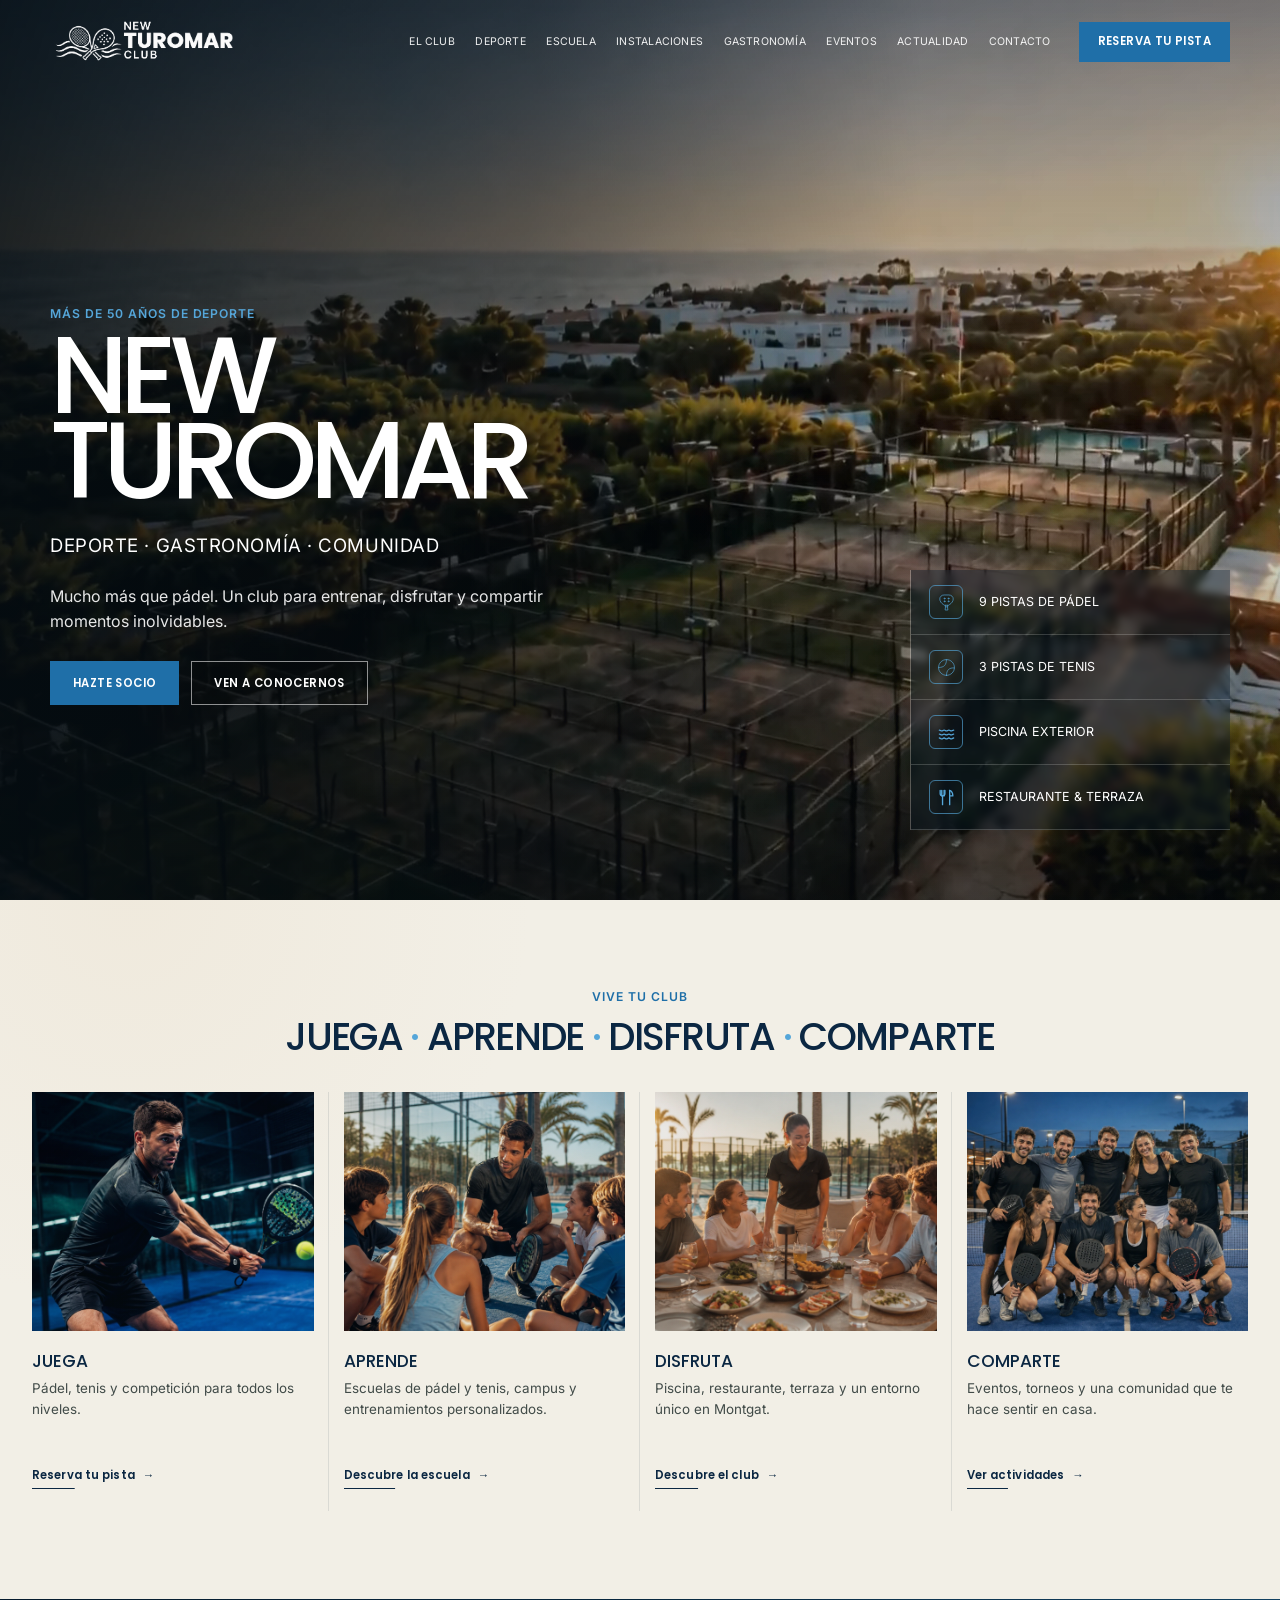
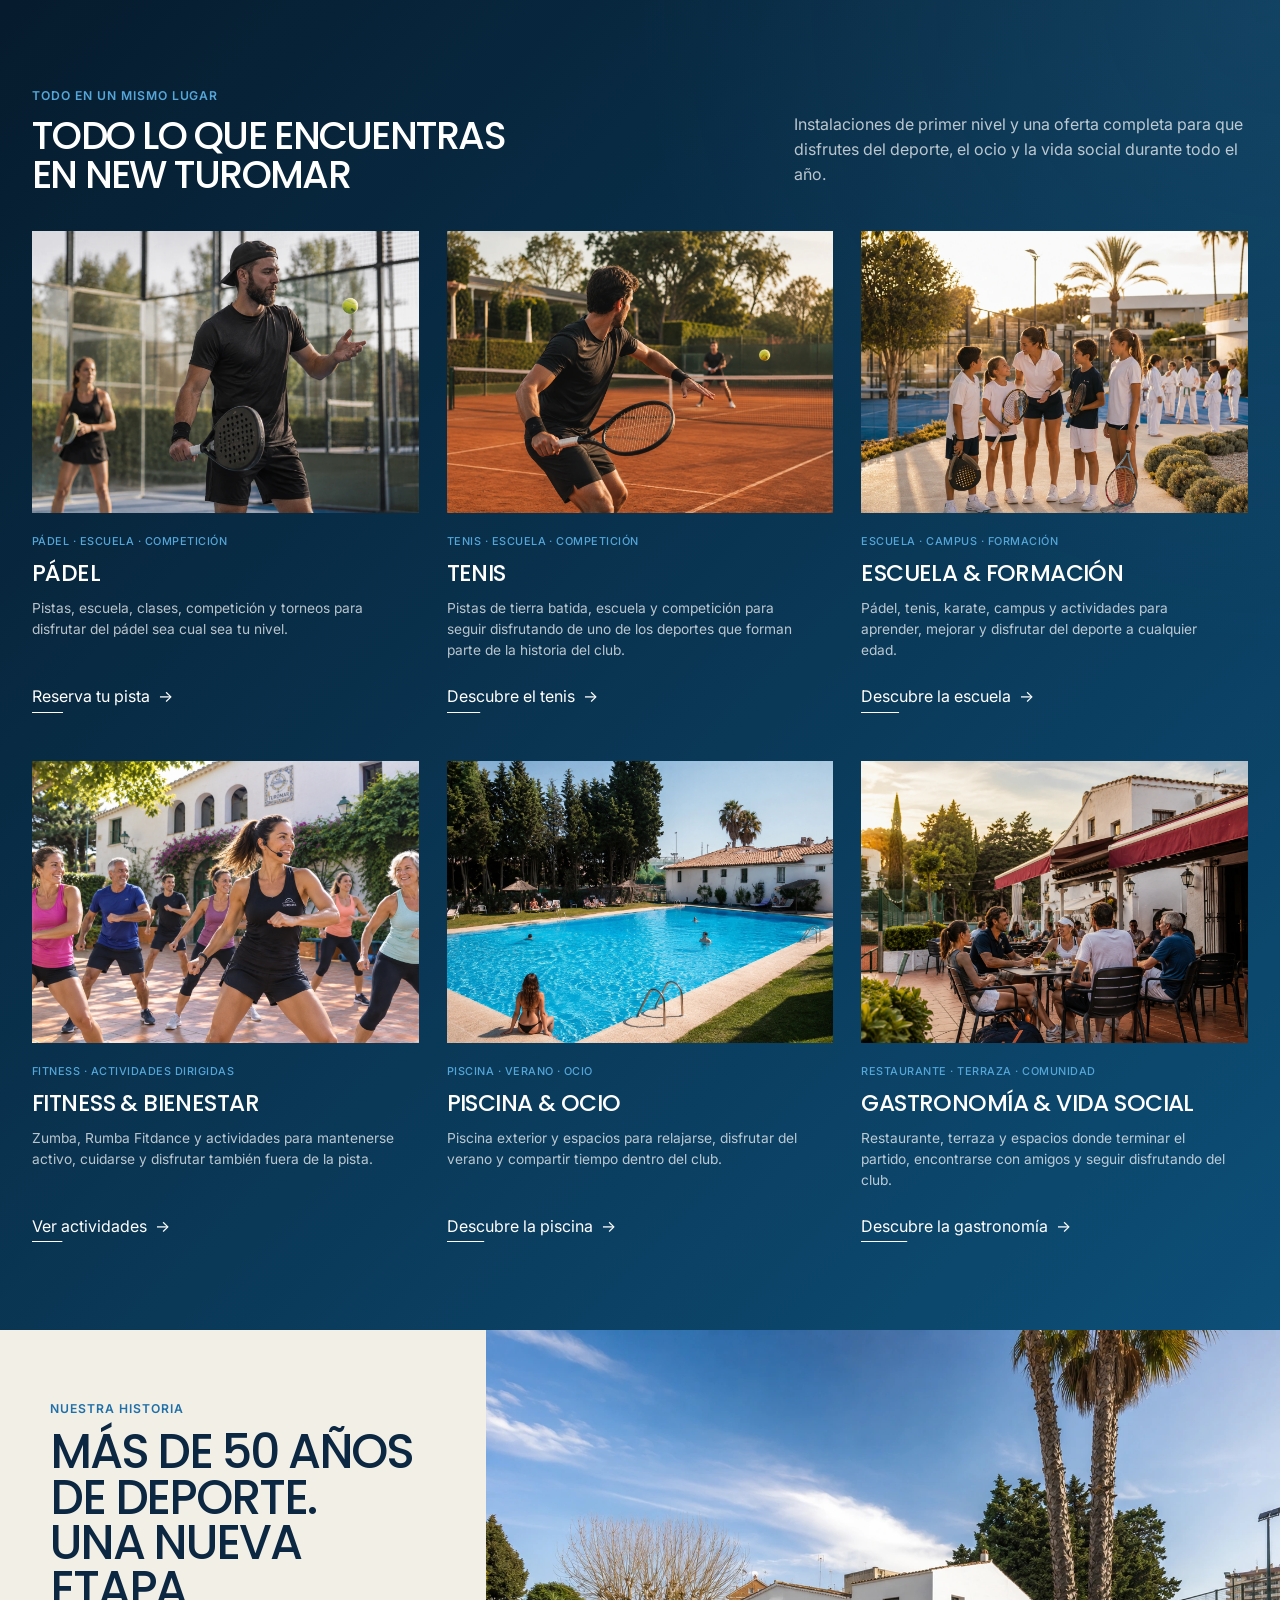
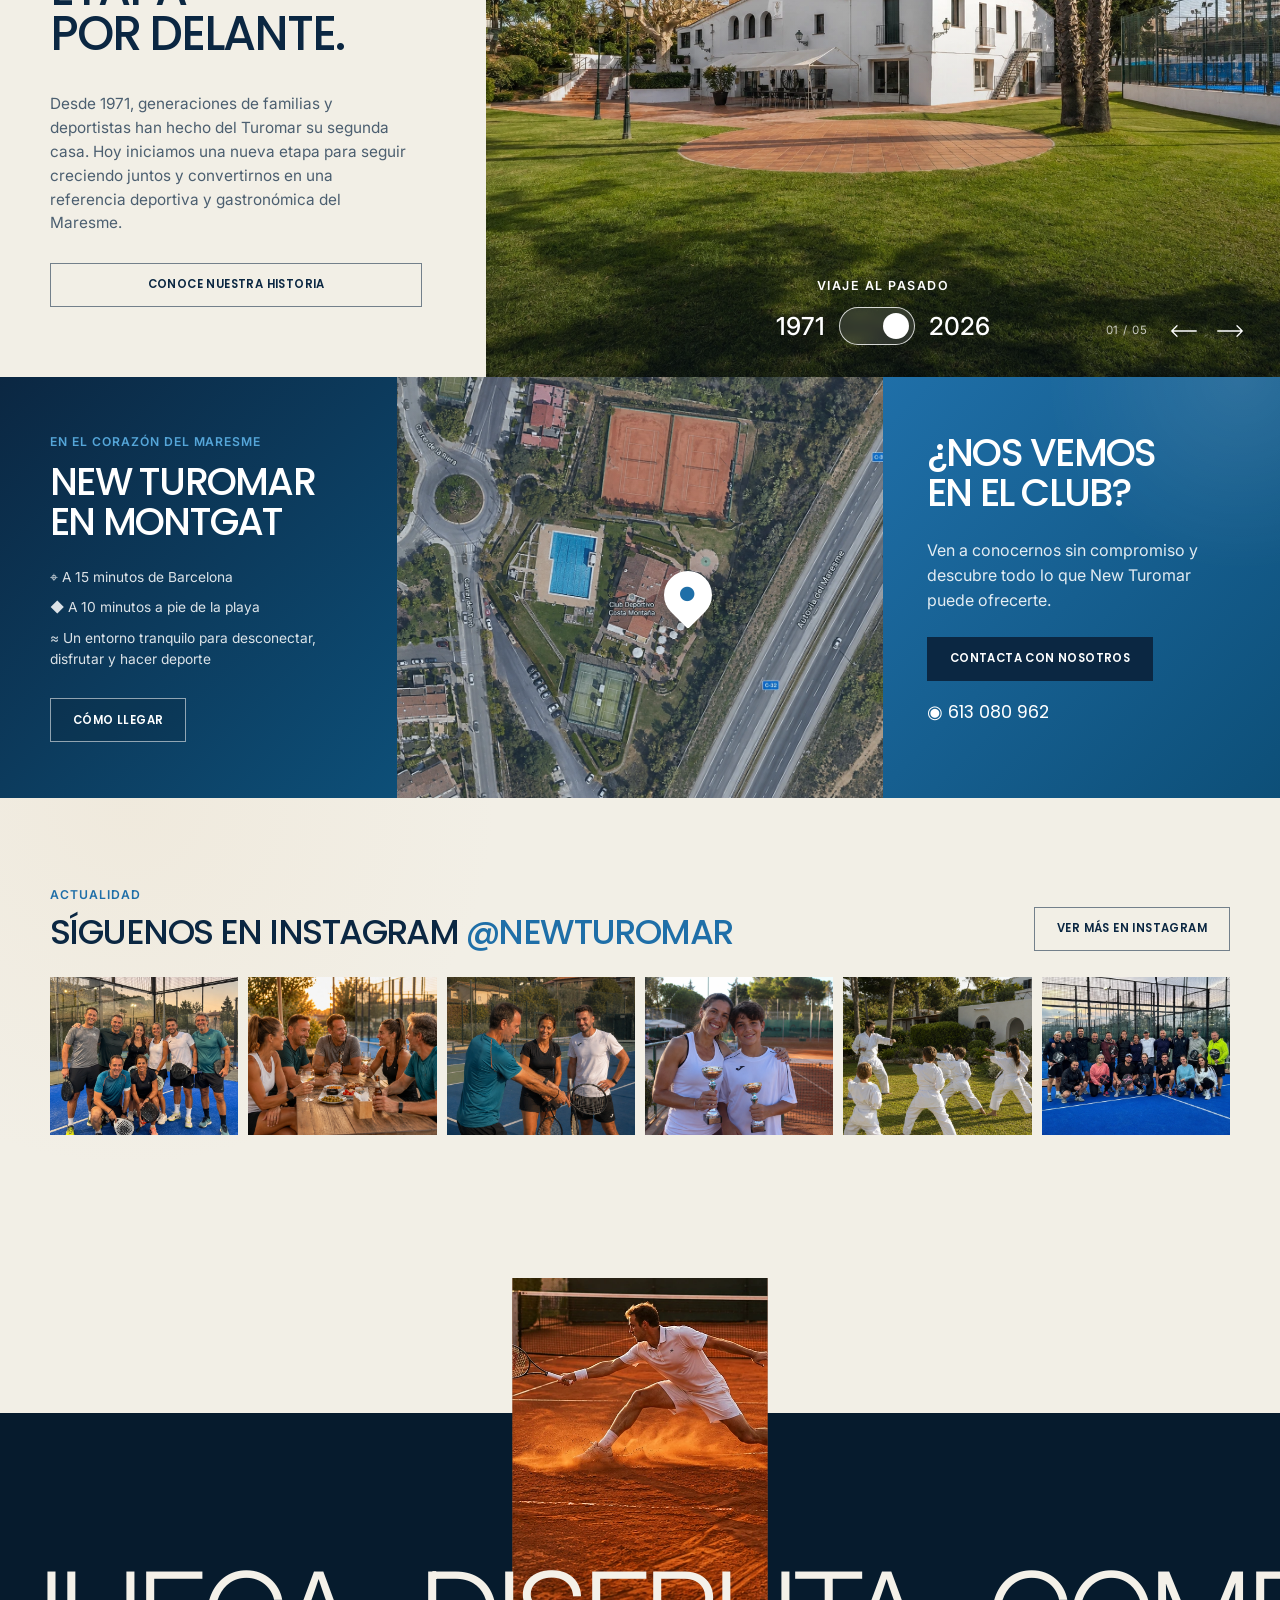
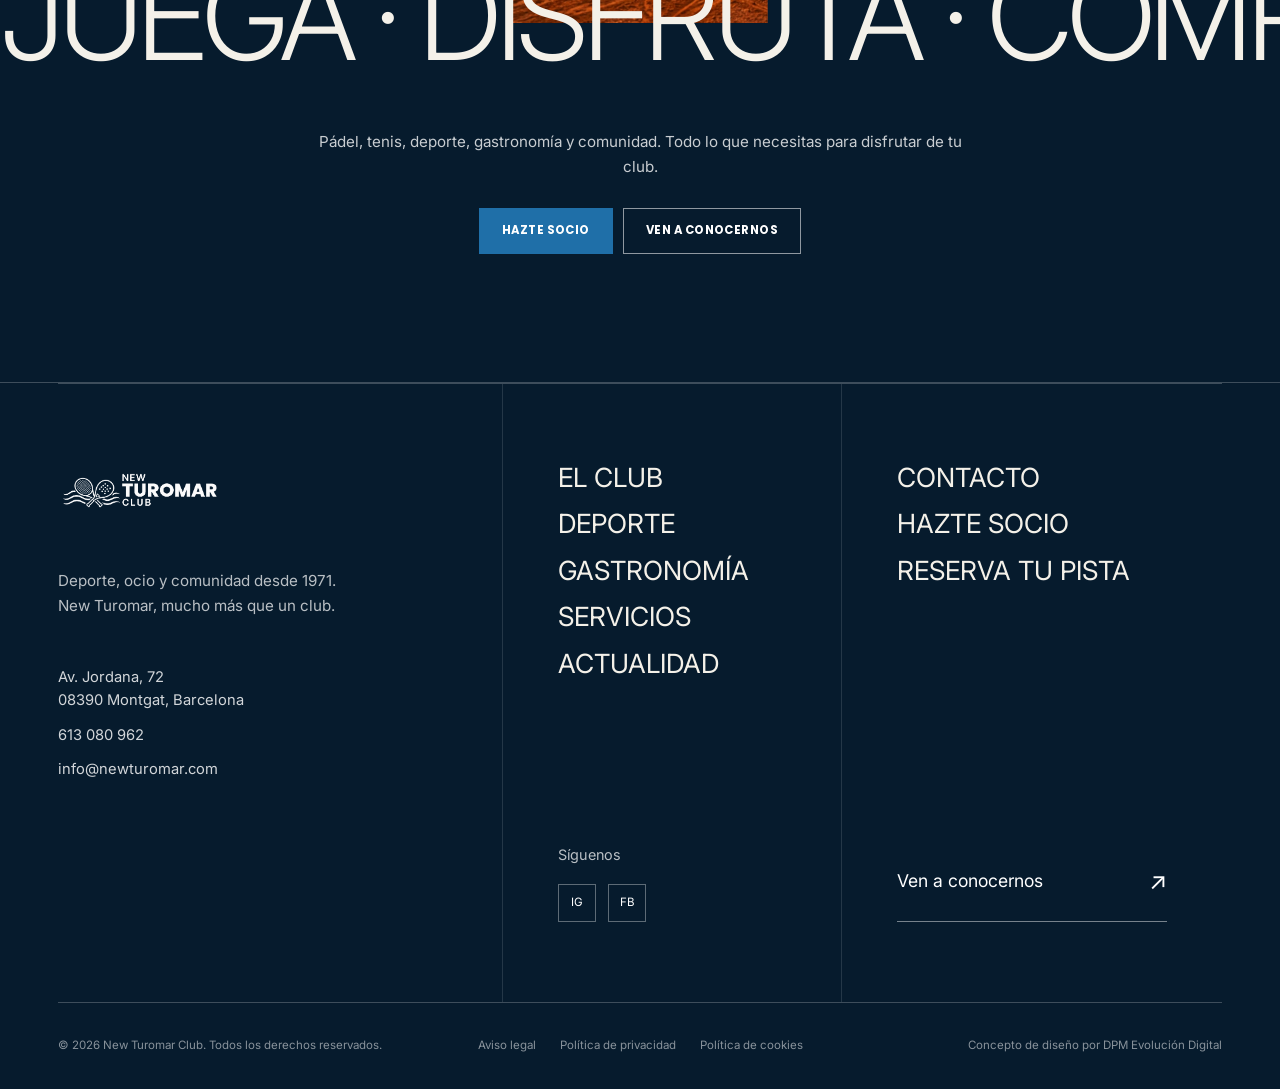
<file: index.html>
<!DOCTYPE html>
<html lang="es">
<head>
  <meta charset="UTF-8">
  <meta name="viewport" content="width=device-width, initial-scale=1.0">
  <meta name="description" content="New Turomar Club — deporte, gastronomía y comunidad en Montgat. Pádel, tenis, piscina, escuela, eventos y mucho más.">
  <title>New Turomar Club | Montgat</title>

  <link rel="preconnect" href="https://fonts.googleapis.com">
  <link rel="preconnect" href="https://fonts.gstatic.com" crossorigin>
  <link href="https://fonts.googleapis.com/css2?family=Inter:wght@400;500;600&family=Poppins:wght@500;600;700&display=swap" rel="stylesheet">
  <link rel="stylesheet" href="./css/styles.css">
</head>

<body>

  <!-- =========================================================
       HEADER
  ========================================================== -->
  <header class="site-header">
    <div class="container header-inner">

      <a class="brand" href="#inicio" aria-label="New Turomar - Inicio">
        
         <img
          src="./img/LOGO-TRANS-NEWTUROMAR.png"
          alt="New Turomar Club"
          class="header-logo"
        >

      </a>

      <!-- Menú móvil CSS-only -->
      <input class="nav-toggle" type="checkbox" id="nav-toggle" aria-label="Abrir menú">
      <label class="nav-toggle-label" for="nav-toggle" aria-hidden="true">
        <span></span>
        <span></span>
        <span></span>
      </label>

      <nav class="main-nav" aria-label="Navegación principal">
        <a href="#club">El club</a>
        <a href="#deporte">Deporte</a>
        <a href="#escuela">Escuela</a>
        <a href="#instalaciones">Instalaciones</a>
        <a href="#gastronomia">Gastronomía</a>
        <a href="#eventos">Eventos</a>
        <a href="#actualidad">Actualidad</a>
        <a href="#contacto">Contacto</a>
      </nav>

      <a class="btn btn-primary header-cta" href="#contacto">Reserva tu pista</a>
    </div>
  </header>


  <main>

    <!-- =========================================================
         HERO
    ========================================================== -->
    <section class="hero" id="inicio">
      
      <video
        class="hero-video"
        autoplay
        muted
        loop
        playsinline
        preload="metadata"
        poster="img/hero-turomar.webp"
        aria-hidden="true"
      >
        <source src="video/hero-turomar.webm" type="video/mp4">
      </video>
      
      <div class="hero-overlay"></div>

      <div class="container hero-inner">
        <div class="hero-copy">
          <p class="eyebrow">Más de 50 años de deporte</p>

          <h1>
            <span>NEW</span>
            <span>TUROMAR</span>
          </h1>

          <p class="hero-kicker">DEPORTE · GASTRONOMÍA · COMUNIDAD</p>

          <p class="hero-text">
            Mucho más que pádel. Un club para entrenar, disfrutar y compartir
            momentos inolvidables.
          </p>

          <div class="hero-actions">
            <a class="btn btn-primary" href="#contacto">Hazte socio</a>
            <a class="btn btn-outline-light" href="#club">Ven a conocernos</a>
          </div>
        </div>

        <aside class="hero-facts" aria-label="Instalaciones principales">

        <!-- PÁDEL -->
        <div class="fact">
          <span class="fact-icon">
            <svg viewBox="0 0 48 48" aria-hidden="true" xmlns="http://www.w3.org/2000/svg">
  
              <!-- Cabeza de la pala -->
              <path d="
                M17 5
                C11.5 5 7 9.5 7 15
                C7 20.5 10.5 25.5 16 29
                L19 31
                L29 31
                L32 29
                C37.5 25.5 41 20.5 41 15
                C41 9.5 36.5 5 31 5
                Z
              "/>

              <!-- Cuello -->
              <path d="M21 31 L21 35 L27 35 L27 31"/>

              <!-- Mango -->
              <path d="M21.5 35 L20.5 43 L27.5 43 L26.5 35"/>

              <!-- Agujeros -->
              <circle cx="19" cy="14" r="1.3"/>
              <circle cx="29" cy="14" r="1.3"/>
              <circle cx="19" cy="21" r="1.3"/>
              <circle cx="29" cy="21" r="1.3"/>

            </svg>
          </span>
          <span>9 pistas de pádel</span>
        </div>

        <!-- TENIS -->
        <div class="fact">
          <span class="fact-icon">
            <svg viewBox="0 0 48 48" aria-hidden="true" xmlns="http://www.w3.org/2000/svg">
              <path d="M24 44C35.0457 44 44 35.0457 44 24C44 12.9543 35.0457 4 24 4C12.9543 4 4 12.9543 4 24C4 35.0457 12.9543 44 24 44Z" />
              <path d="M24 4C23.8991 10.6682 22.2619 15.6696 19.0884 19.0044C15.9148 22.3391 10.8853 24.0071 4 24.0083" />
              <path d="M43.9682 25.0052C37.4557 24.5585 32.4795 25.9505 29.0395 29.1812C25.5994 32.4119 23.9206 37.3515 24.0029 43.9999" />
            </svg>
          </span>
          <span>3 pistas de tenis</span>
        </div>

        <!-- PISCINA -->
        <div class="fact">
          <span class="fact-icon">
            <svg viewBox="0 0 24 24" aria-hidden="true">
              <path d="M3 9c1.5 0 1.5 1 3 1s1.5-1 3-1 1.5 1 3 1 1.5-1 3-1 1.5 1 3 1 1.5-1 3-1"/>
              <path d="M3 14c1.5 0 1.5 1 3 1s1.5-1 3-1 1.5 1 3 1 1.5-1 3-1 1.5 1 3 1 1.5-1 3-1"/>
              <path d="M3 19c1.5 0 1.5 1 3 1s1.5-1 3-1 1.5 1 3 1 1.5-1 3-1 1.5 1 3 1 1.5-1 3-1"/>
            </svg>
          </span>
          <span>Piscina exterior</span>
        </div>

        <!-- GASTRONOMÍA -->
        <div class="fact">
          <span class="fact-icon">
            <svg viewBox="0 0 24 24" aria-hidden="true">
              <path d="M6 3v7"/>
              <path d="M9 3v7"/>
              <path d="M4 3v4c0 2 1 3 3 3s3-1 3-3V3"/>
              <path d="M7 10v11"/>
              <path d="M16 3v18"/>
              <path d="M16 3c3 1 4 4 4 7h-4"/>
            </svg>
          </span>
          <span>Restaurante & terraza</span>
        </div>

      </aside>
        


      </div>
    </section>


    <!-- =========================================================
         VIVE TU CLUB
    ========================================================== -->
    <section class="section section-light experience" id="club">
      <div class="container">

        <header class="section-heading centered">
          <p class="eyebrow muted">Vive tu club</p>
          <h2>JUEGA <em>·</em> APRENDE <em>·</em> DISFRUTA <em>·</em> COMPARTE</h2>
        </header>

        <div class="card-grid card-grid-4">
          <article class="feature-card">
            <div class="feature-media img-juega" role="img" aria-label="Jugador de pádel"></div>
            <div class="feature-card-body">
              
              <h3>Juega</h3>
              <p>Pádel, tenis y competición para todos los niveles.</p>
              <a class="text-link" href="#deporte">Reserva tu pista <span>→</span></a>
            </div>
          </article>

          <article class="feature-card">
            <div class="feature-media img-aprende" role="img" aria-label="Escuela deportiva"></div>
            <div class="feature-card-body">
              
              <h3>Aprende</h3>
              <p>Escuelas de pádel y tenis, campus y entrenamientos personalizados.</p>
              <a class="text-link" href="#escuela">Descubre la escuela <span>→</span></a>
            </div>
          </article>

          <article class="feature-card">
            <div class="feature-media img-disfruta" role="img" aria-label="Gastronomía y terraza"></div>
            <div class="feature-card-body">
              
              <h3>Disfruta</h3>
              <p>Piscina, restaurante, terraza y un entorno único en Montgat.</p>
              <a class="text-link" href="#gastronomia">Descubre el club <span>→</span></a>
            </div>
          </article>

          <article class="feature-card">
            <div class="feature-media img-comparte" role="img" aria-label="Comunidad del club"></div>
            <div class="feature-card-body">
              
              <h3>Comparte</h3>
              <p>Eventos, torneos y una comunidad que te hace sentir en casa.</p>
              <a class="text-link" href="#eventos">Ver actividades <span>→</span></a>
            </div>
          </article>
        </div>

      </div>
    </section>


    <!-- =========================================================
         TODO EN UN MISMO LUGAR
    ========================================================== -->
    <section class="section section-dark facilities" id="instalaciones">
      <div class="container">

        <div class="section-heading split-heading">
          <div>
            <p class="eyebrow">Todo en un mismo lugar</p>
            <h2>TODO LO QUE ENCUENTRAS<br>EN NEW TUROMAR</h2>
          </div>
          <p>
            Instalaciones de primer nivel y una oferta completa para que
            disfrutes del deporte, el ocio y la vida social durante todo el año.
          </p>
        </div>

        <div class="facility-grid">

          

            <!-- PÁDEL -->
            <article class="facility-card" id="deporte">
              <div
                class="facility-media img-padel"
                role="img"
                aria-label="Pistas de pádel de New Turomar">
              </div>

              <div class="facility-body">
                <p class="facility-meta">PÁDEL · ESCUELA · COMPETICIÓN</p>

                <h3>Pádel</h3>

                <p>
                  Pistas, escuela, clases, competición y torneos
                  para disfrutar del pádel sea cual sea tu nivel.
                </p>

                <a class="facility-link" href="#">
                  Reserva tu pista <span>→</span>
                </a>
              </div>
            </article>


            <!-- TENIS -->
            <article class="facility-card">
              <div
                class="facility-media img-tenis"
                role="img"
                aria-label="Pistas de tenis de New Turomar">
              </div>

              <div class="facility-body">
                <p class="facility-meta">TENIS · ESCUELA · COMPETICIÓN</p>

                <h3>Tenis</h3>

                <p>
                  Pistas de tierra batida, escuela y competición
                  para seguir disfrutando de uno de los deportes
                  que forman parte de la historia del club.
                </p>

                <a class="facility-link" href="#">
                  Descubre el tenis <span>→</span>
                </a>
              </div>
            </article>


            <!-- ESCUELA & FORMACIÓN -->
            <article class="facility-card" id="escuela">
              <div
                class="facility-media img-escuela"
                role="img"
                aria-label="Escuela y formación deportiva de New Turomar">
              </div>

              <div class="facility-body">
                <p class="facility-meta">ESCUELA · CAMPUS · FORMACIÓN</p>

                <h3>Escuela & formación</h3>

                <p>
                  Pádel, tenis, karate, campus y actividades
                  para aprender, mejorar y disfrutar del deporte
                  a cualquier edad.
                </p>

                <a class="facility-link" href="#">
                  Descubre la escuela <span>→</span>
                </a>
              </div>
            </article>


            <!-- FITNESS & BIENESTAR -->
            <article class="facility-card">
              <div
                class="facility-media img-fitness"
                role="img"
                aria-label="Fitness y actividades dirigidas en New Turomar">
              </div>

              <div class="facility-body">
                <p class="facility-meta">FITNESS · ACTIVIDADES DIRIGIDAS</p>

                <h3>Fitness & bienestar</h3>

                <p>
                  Zumba, Rumba Fitdance y actividades para
                  mantenerse activo, cuidarse y disfrutar
                  también fuera de la pista.
                </p>

                <a class="facility-link" href="#">
                  Ver actividades <span>→</span>
                </a>
              </div>
            </article>


            <!-- PISCINA & OCIO -->
            <article class="facility-card">
              <div
                class="facility-media img-piscina"
                role="img"
                aria-label="Piscina exterior de New Turomar">
              </div>

              <div class="facility-body">
                <p class="facility-meta">PISCINA · VERANO · OCIO</p>

                <h3>Piscina & ocio</h3>

                <p>
                  Piscina exterior y espacios para relajarse,
                  disfrutar del verano y compartir tiempo
                  dentro del club.
                </p>

                <a class="facility-link" href="#">
                  Descubre la piscina <span>→</span>
                </a>
              </div>
            </article>


            <!-- GASTRONOMÍA & VIDA SOCIAL -->
            <article class="facility-card" id="gastronomia">
              <div
                class="facility-media img-gastro"
                role="img"
                aria-label="Restaurante y terraza de New Turomar">
              </div>

              <div class="facility-body">
                <p class="facility-meta">RESTAURANTE · TERRAZA · COMUNIDAD</p>

                <h3>Gastronomía & vida social</h3>

                <p>
                  Restaurante, terraza y espacios donde terminar
                  el partido, encontrarse con amigos y seguir
                  disfrutando del club.
                </p>

                <a class="facility-link" href="#">
                  Descubre la gastronomía <span>→</span>
                </a>
              </div>
            </article>

          

        </div>
      </div>
    </section>


    <!-- =========================================================
         HISTORIA
    ========================================================== -->
    <section class="history" id="historia">
      <div class="history-copy">
        <p class="eyebrow muted">Nuestra historia</p>
        <h2>MÁS DE 50 AÑOS<br>DE DEPORTE.<br>UNA NUEVA ETAPA<br>POR DELANTE.</h2>

        <p>
          Desde 1971, generaciones de familias y deportistas han hecho del
          Turomar su segunda casa. Hoy iniciamos una nueva etapa para seguir
          creciendo juntos y convertirnos en una referencia deportiva y
          gastronómica del Maresme.
        </p>

        <a class="btn btn-outline-dark" href="#">Conoce nuestra historia</a>
      </div>

      <div class="history-visual" id="historyVisual">

  <!-- =====================================================
       COLECCIÓN ACTUAL · 2026
  ====================================================== -->
  <div class="history-era history-era-current is-active" data-era="2026">

        <!-- Imagen 01 -->
        <figure class="history-slide is-active">
          <img
            src="img/historia-2026-01.webp"
            alt="New Turomar en la actualidad"
          >
        </figure>

        <!-- Imagen 02 -->
        <figure class="history-slide">
          <img
            src="img/historia-2026-02.webp"
            alt="Instalaciones actuales de New Turomar"
            loading="lazy"
          >
        </figure>

        <!-- Imagen 03 -->
        <figure class="history-slide">
          <img
            src="img/historia-2026-03.webp"
            alt="Actividad deportiva actual en New Turomar"
            loading="lazy"
          >
        </figure>

        <!-- Imagen 04 -->
        <figure class="history-slide">
          <img
            src="img/historia-2026-04.webp"
            alt="Espacios sociales actuales de New Turomar"
            loading="lazy"
          >
        </figure>

        <!-- Imagen 05 -->
        <figure class="history-slide">
          <img
            src="img/historia-2026-05.webp"
            alt="New Turomar hoy"
            loading="lazy"
          >
        </figure>

      </div>


      <!-- =====================================================
          COLECCIÓN HISTÓRICA · 1971
      ====================================================== -->
      <div class="history-era history-era-past" data-era="1971">

        <!-- Imagen 01 -->
        <figure class="history-slide is-active">
          <img
            src="img/historia-1971-01.webp"
            alt="Club Tennis Turomar en 1971"
            loading="lazy"
          >
        </figure>

        <!-- Imagen 02 -->
        <figure class="history-slide">
          <img
            src="img/historia-1971-02.webp"
            alt="Antiguas instalaciones del Club Tennis Turomar"
            loading="lazy"
          >
        </figure>

        <!-- Imagen 03 -->
        <figure class="history-slide">
          <img
            src="img/historia-1971-03.webp"
            alt="Actividad deportiva histórica del Club Tennis Turomar"
            loading="lazy"
          >
        </figure>

        <!-- Imagen 04 -->
        <figure class="history-slide">
          <img
            src="img/historia-1971-04.webp"
            alt="Vida social histórica del Club Tennis Turomar"
            loading="lazy"
          >
        </figure>

        <!-- Imagen 05 -->
        <figure class="history-slide">
          <img
            src="img/historia-1971-05.webp"
            alt="Historia del Club Tennis Turomar"
            loading="lazy"
          >
        </figure>

      </div>


      <!-- =====================================================
          VIAJE EN EL TIEMPO
      ====================================================== -->
      <div class="history-time-control">

        <p class="history-time-title" id="historyTimeTitle">
          VIAJE AL PASADO
        </p>

        <div class="history-time-switch">

          <span class="history-time-year">1971</span>

          <button
            class="history-toggle"
            id="historyToggle"
            type="button"
            aria-label="Cambiar entre 1971 y 2026"
            aria-pressed="false"
          >
            <span></span>
          </button>

          <span class="history-time-year">2026</span>

        </div>

      </div>


      <!-- =====================================================
          NAVEGACIÓN DEL CARRUSEL
      ====================================================== -->
      <div class="history-carousel-nav">

        <span class="history-counter" id="historyCounter">
          01 / 05
        </span>

        <button
          class="history-arrow history-arrow-prev"
          id="historyPrev"
          type="button"
          aria-label="Ver imagen anterior"
        >
          <svg viewBox="0 0 32 16" aria-hidden="true">
            <path d="M8 2L2 8L8 14M2 8H30"></path>
          </svg>
        </button>

        <button
          class="history-arrow history-arrow-next"
          id="historyNext"
          type="button"
          aria-label="Ver imagen siguiente"
        >
          <svg viewBox="0 0 32 16" aria-hidden="true">
            <path d="M24 2L30 8L24 14M2 8H30"></path>
          </svg>
        </button>

      </div>

    </div>

    </section>


    <!-- =========================================================
         UBICACIÓN + CTA
    ========================================================== -->
    <section class="location" id="contacto">
      <div class="location-info">
        <p class="eyebrow">En el corazón del Maresme</p>
        <h2>NEW TUROMAR<br>EN MONTGAT</h2>

        <ul class="location-list">
          <li>⌖ A 15 minutos de Barcelona</li>
          <li>◆ A 10 minutos a pie de la playa</li>
          <li>≈ Un entorno tranquilo para desconectar, disfrutar y hacer deporte</li>
        </ul>

        <a class="btn btn-outline-light" href="https://maps.google.com/?q=Av.+Jordana,+72,+Montgat" target="_blank" rel="noopener">
          Cómo llegar
        </a>
      </div>

      <div class="location-map" role="img" aria-label="Vista aérea de Montgat y ubicación aproximada de New Turomar">
        <div class="map-pin">●</div>
      </div>

      <div class="location-cta">
        <h2>¿NOS VEMOS<br>EN EL CLUB?</h2>
        <p>
          Ven a conocernos sin compromiso y descubre todo lo que
          New Turomar puede ofrecerte.
        </p>

        <a class="btn btn-dark" href="tel:+34613080962">Contacta con nosotros</a>

        <a class="phone" href="tel:+34613080962">◉ 613 080 962</a>
      </div>
    </section>


    <!-- =========================================================
         INSTAGRAM
    ========================================================== -->
    <section class="section section-light instagram" id="actualidad">
      <div class="container">

        <div class="instagram-heading">
          <div>
            <p class="eyebrow muted">Actualidad</p>
            <h2>SÍGUENOS EN INSTAGRAM <span>@NEWTUROMAR</span></h2>
          </div>

          <a class="btn btn-outline-dark" href="https://www.instagram.com/newturomar/" target="_blank" rel="noopener">
            Ver más en Instagram
          </a>
        </div>

        <div class="instagram-grid">
          <a class="ig-card ig-1" href="https://www.instagram.com/newturomar/" aria-label="Publicación de Instagram"></a>
          <a class="ig-card ig-2" href="https://www.instagram.com/newturomar/" aria-label="Publicación de Instagram"></a>
          <a class="ig-card ig-3" href="https://www.instagram.com/newturomar/" aria-label="Publicación de Instagram"></a>
          <a class="ig-card ig-4" href="https://www.instagram.com/newturomar/" aria-label="Publicación de Instagram"></a>
          <a class="ig-card ig-5" href="https://www.instagram.com/newturomar/" aria-label="Publicación de Instagram"></a>
          <a class="ig-card ig-6" href="https://www.instagram.com/newturomar/" aria-label="Publicación de Instagram"></a>
        </div>

      </div>
    </section>

  </main>


  <!-- =====================================================
     CTA FINAL — JUEGA · DISFRUTA · COMPARTE
====================================================== -->

  <section class="closing-cta">

    <div class="closing-top">

      <div class="closing-image img-closing" role="img" aria-label="Tenista deslizándose sobre una pista de tierra batida">
        
      </div>

    </div>


    <div class="closing-main">

      <div class="closing-marquee" aria-hidden="true">

        <div class="closing-marquee-track">

          <span>
            JUEGA · DISFRUTA · COMPARTE ·
          </span>

          <span>
            JUEGA · DISFRUTA · COMPARTE ·
          </span>

        </div>

      </div>


      <div class="closing-content">

        <p>
          Pádel, tenis, deporte, gastronomía y comunidad.
          Todo lo que necesitas para disfrutar de tu club.
        </p>

        <div class="closing-actions">

          <a href="#" class="btn closing-primary">
            HAZTE SOCIO
          </a>

          <a href="#contacto" class="btn closing-secondary">
            VEN A CONOCERNOS
          </a>

        </div>

      </div>

    </div>

  </section>


  <!-- =========================================================
       FOOTER
  ========================================================== -->
  <footer class="site-footer">

    <div class="footer-main">

      <!-- =========================
          COLUMNA 1 · IDENTIDAD
      ========================== -->
      <div class="footer-brand">

        <a href="#inicio" class="footer-logo">
          <!-- Mantén aquí el logo que ya utilizas -->
          <img src="./img/LOGO-TRANS-NEWTUROMAR.png" alt="New Turomar Club">
        </a>

        <p class="footer-description">
          Deporte, ocio y comunidad desde 1971.<br>
          New Turomar, mucho más que un club.
        </p>

        <div class="footer-contact-data">
          <p>Av. Jordana, 72<br>08390 Montgat, Barcelona</p>

          <a href="tel:+34613080962">
            613 080 962
          </a>

          <a href="mailto:info@newturomar.com">
            info@newturomar.com
          </a>
        </div>

      </div>


      <!-- =========================
          COLUMNA 2 · NAVEGACIÓN
      ========================== -->
      <div class="footer-navigation">

        <nav class="footer-menu" aria-label="Navegación del pie de página">

          <a href="#club">EL CLUB</a>
          <a href="#deporte">DEPORTE</a>
          <a href="#gastronomia">GASTRONOMÍA</a>
          <a href="#servicios">SERVICIOS</a>
          <a href="#actualidad">ACTUALIDAD</a>

        </nav>

        <div class="footer-social">

          <span>Síguenos</span>

          <div class="footer-social-links">
            <a href="#" aria-label="Instagram">IG</a>
            <a href="#" aria-label="Facebook">FB</a>
          </div>

        </div>

      </div>


      <!-- =========================
          COLUMNA 3 · ACCIONES
      ========================== -->
      <div class="footer-actions">

        <nav class="footer-actions-menu">
          <a href="#contacto">CONTACTO</a>
          <a href="#">HAZTE SOCIO</a>
          <a href="#">RESERVA TU PISTA</a>
        </nav>

        <a href="#contacto" class="footer-big-link">
          <span>Ven a conocernos</span>
          <span aria-hidden="true">↗</span>
        </a>

      </div>

    </div>


    <!-- =========================
        PIE LEGAL
    ========================== -->
    <div class="footer-bottom">

      <p>
        © 2026 New Turomar Club. Todos los derechos reservados.
      </p>

      <div class="footer-legal">
        <a href="#">Aviso legal</a>
        <a href="#">Política de privacidad</a>
        <a href="#">Política de cookies</a>
      </div>

      <p>
        Concepto de diseño por DPM Evolución Digital
      </p>

    </div>

</footer>

<script src="js/history.js"></script>

</body>
</html>
</file>
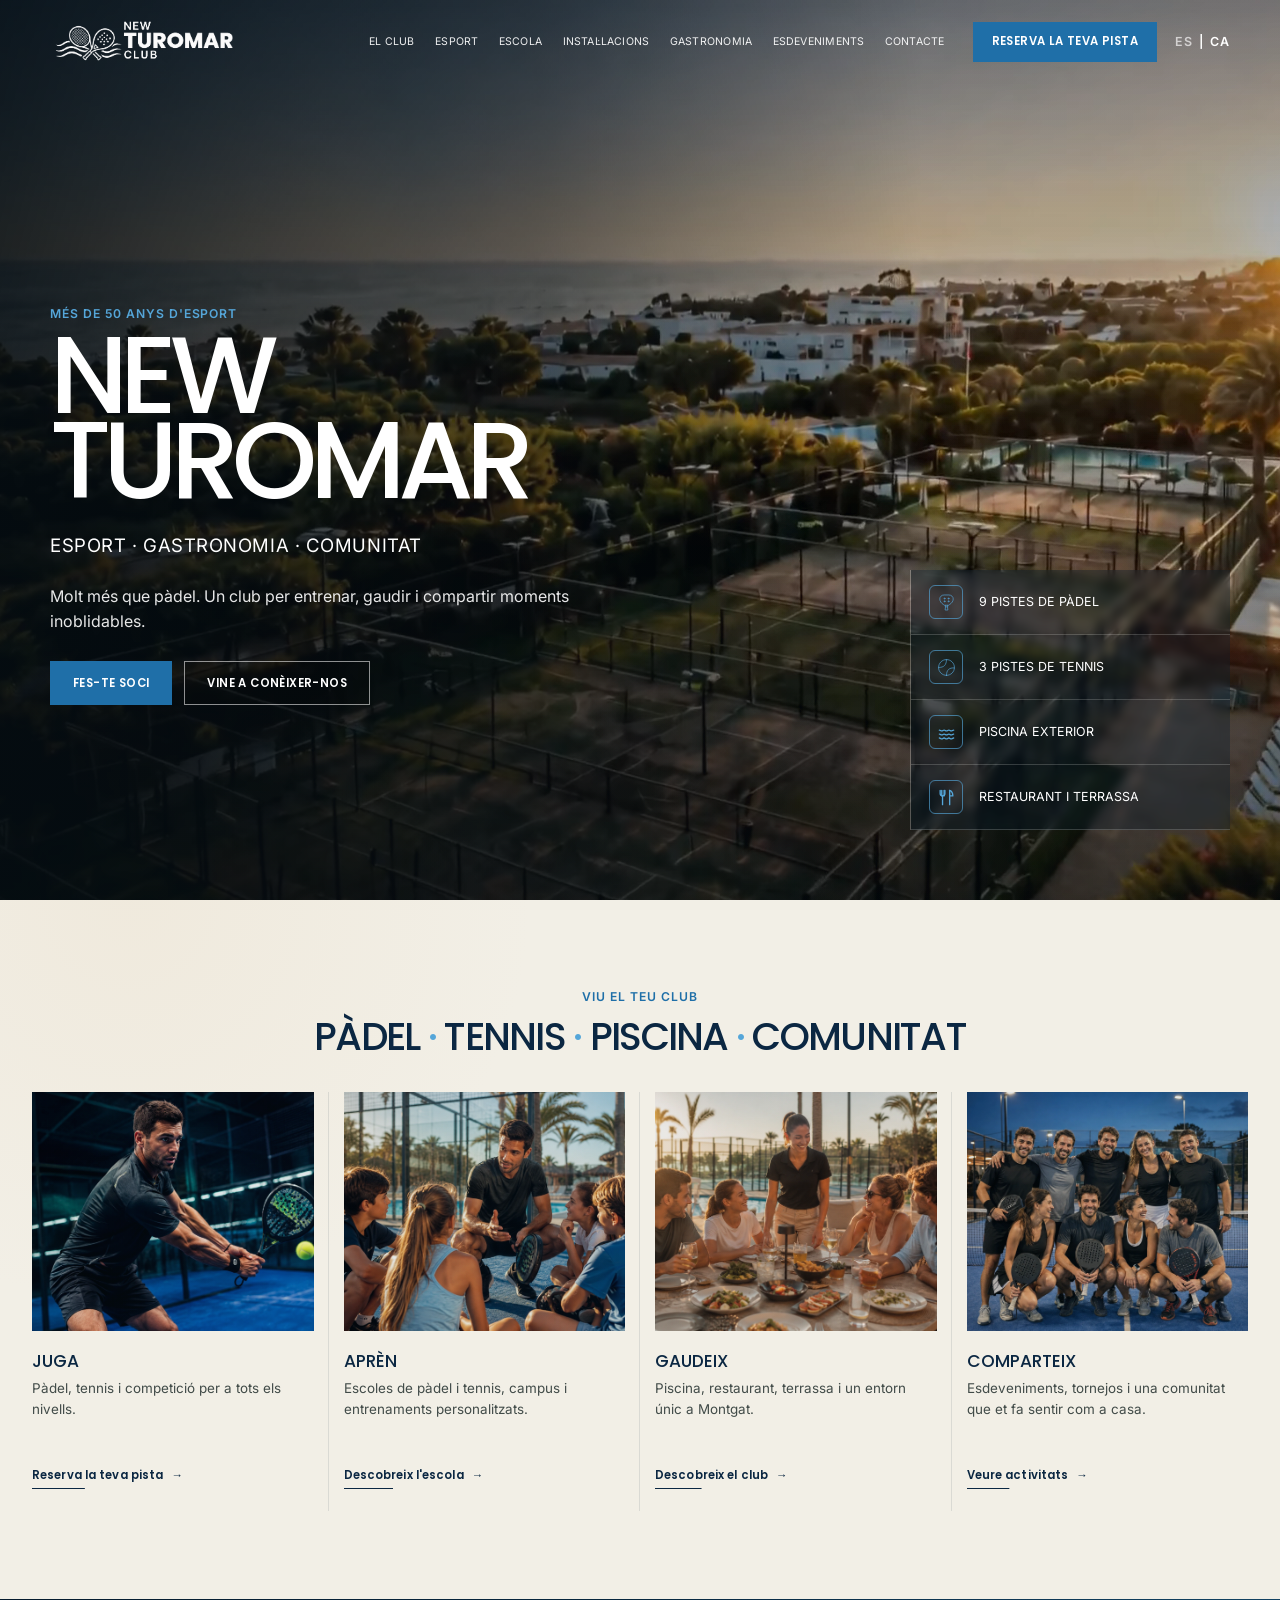
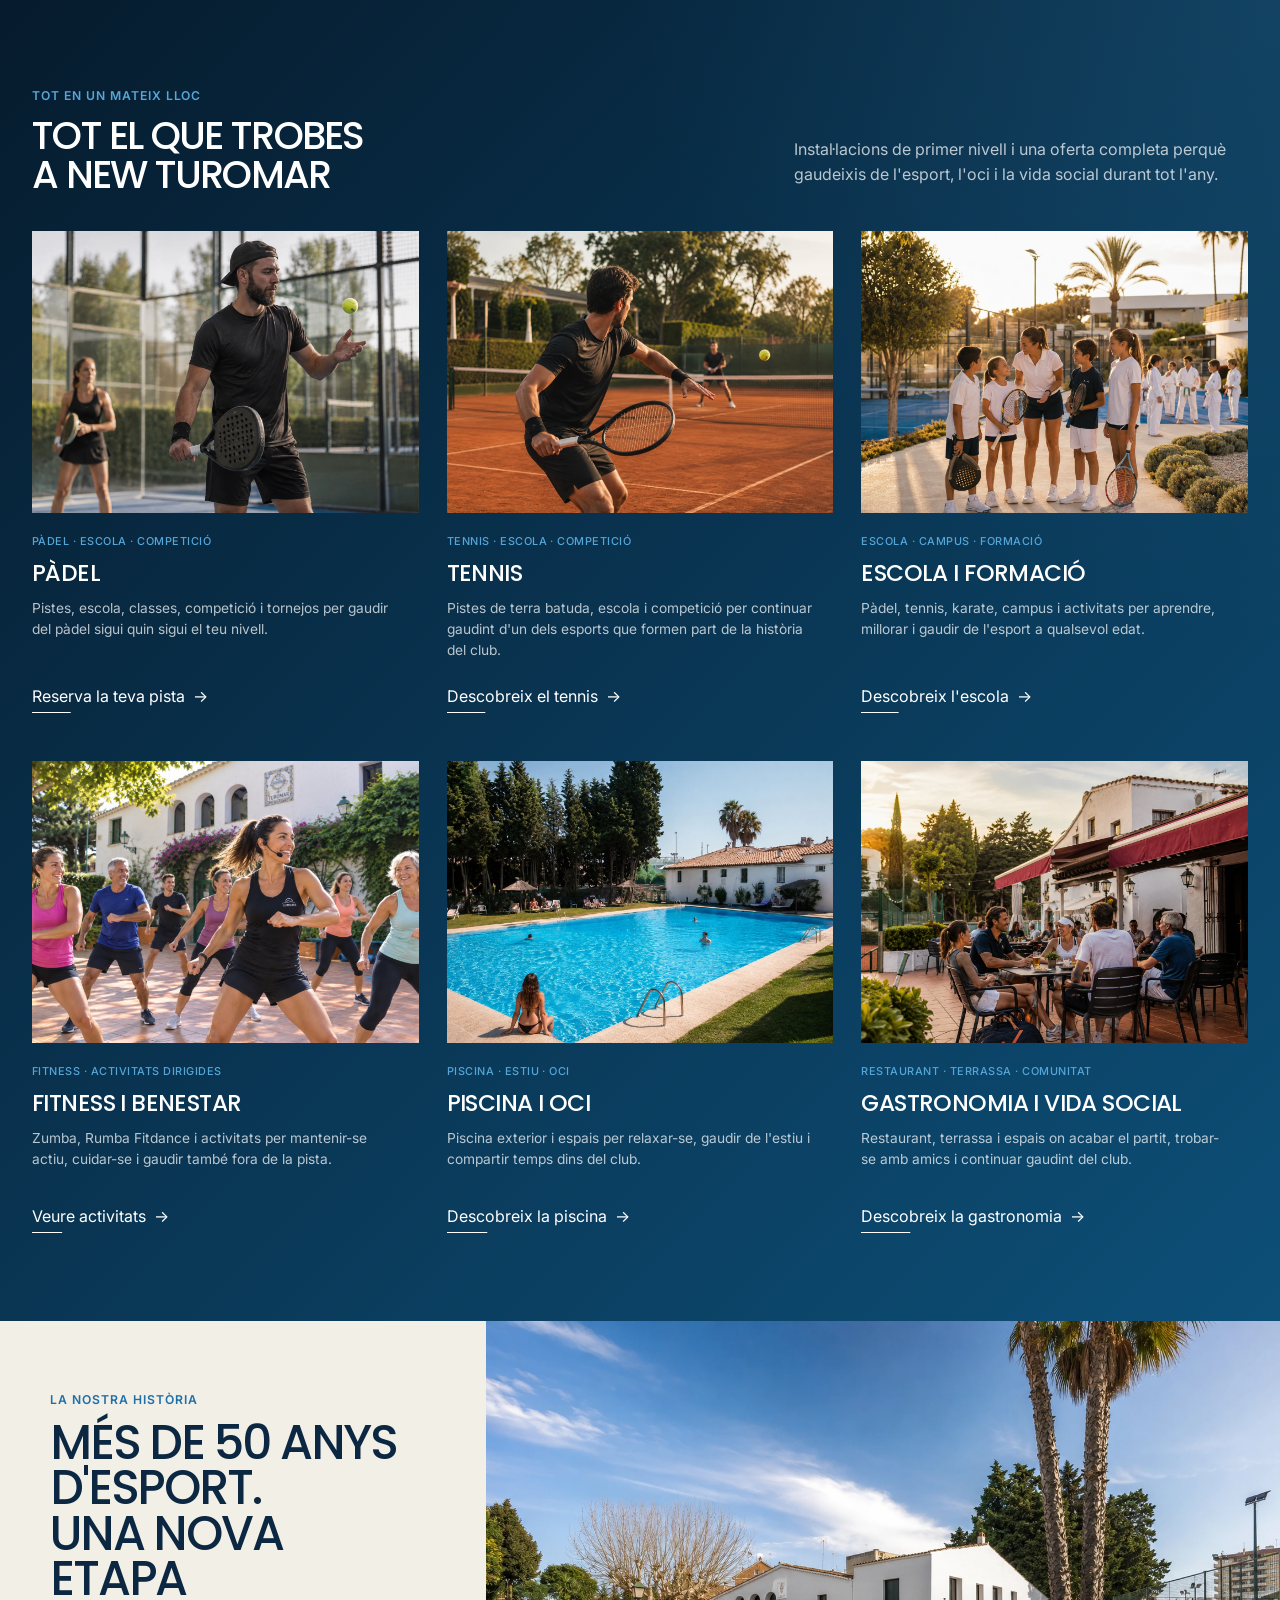
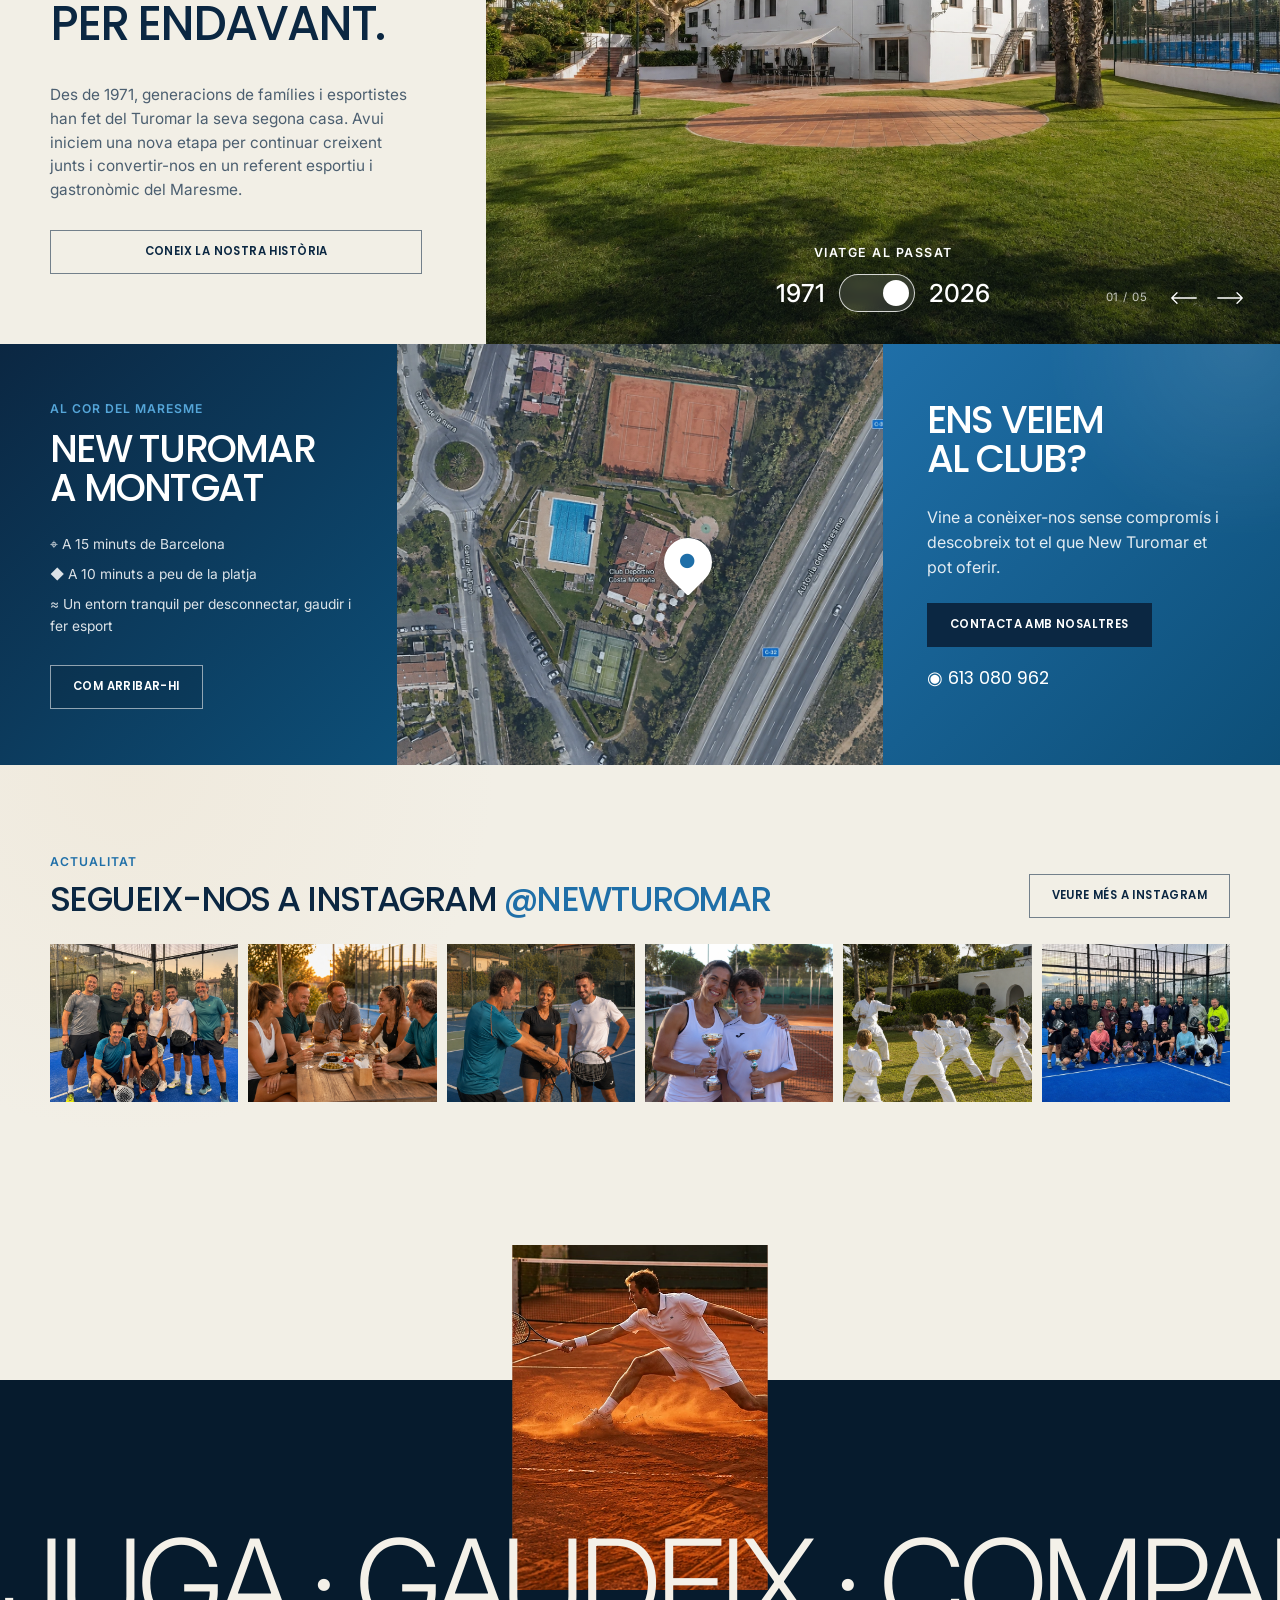
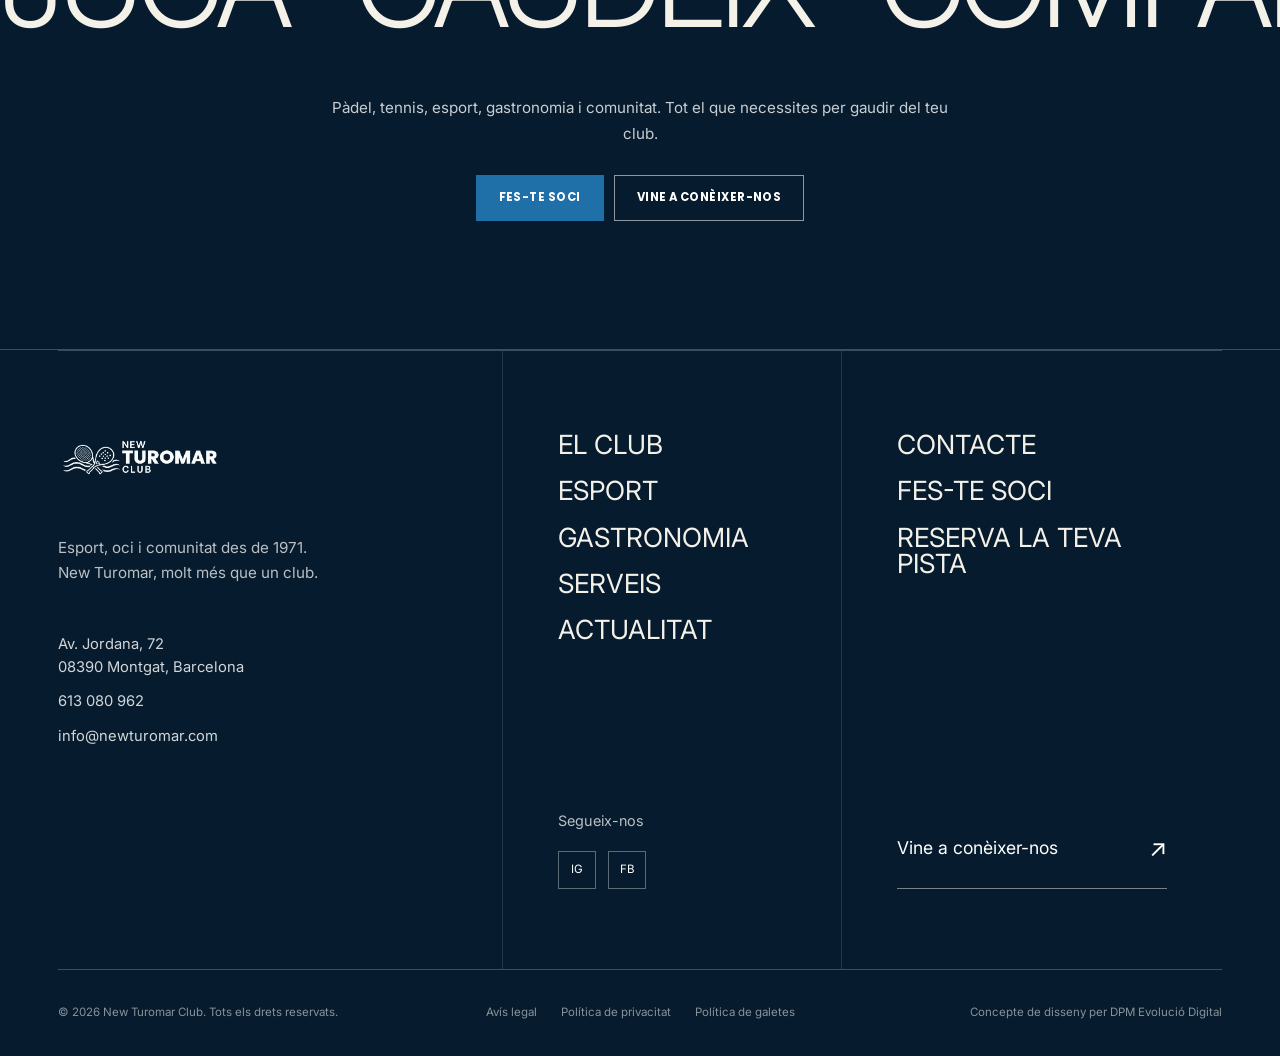
<file: ca/index.html>
<!DOCTYPE html>
<html lang="ca">
<head>
  <meta charset="UTF-8">
  <meta name="viewport" content="width=device-width, initial-scale=1.0">
  <meta name="description" content="New Turomar Club — esport, gastronomia i comunitat a Montgat. Pàdel, tennis, piscina, escola, esdeveniments i molt més.">
  <title>New Turomar Club | Montgat</title>

  <link rel="preconnect" href="https://fonts.googleapis.com">
  <link rel="preconnect" href="https://fonts.gstatic.com" crossorigin>
  <link href="https://fonts.googleapis.com/css2?family=Inter:wght@400;500;600&family=Poppins:wght@500;600;700&display=swap" rel="stylesheet">
  <link rel="alternate" hreflang="es" href="../">
  <link rel="alternate" hreflang="ca" href="./">
  <link rel="alternate" hreflang="x-default" href="../">

  <link rel="stylesheet" href="../css/styles.css">



</head>

<body>

  <!-- =========================================================
       HEADER
  ========================================================== -->
  <header class="site-header">
    <div class="container header-inner">

      <a class="brand" href="#inicio" aria-label="New Turomar - Inici">
        
         <img
          src="../img/LOGO-TRANS-NEWTUROMAR.png"
          alt="New Turomar Club"
          class="header-logo"
        >

      </a>

      <!-- Menú móvil CSS-only -->
      <input class="nav-toggle" type="checkbox" id="nav-toggle" aria-label="Obrir menú">
      <label class="nav-toggle-label" for="nav-toggle" aria-hidden="true">
        <span></span>
        <span></span>
        <span></span>
      </label>

      <nav class="main-nav" aria-label="Navegació principal">
        <a href="#club">El club</a>
        <a href="#deporte">Esport</a>
        <a href="#escuela">Escola</a>
        <a href="#instalaciones">Instal·lacions</a>
        <a href="#gastronomia">Gastronomia</a>
        <a href="#eventos">Esdeveniments</a>
        <a href="#contacto">Contacte</a>
      </nav>

      <div class="header-actions">

        <a class="btn btn-primary header-cta" href="#contacto">
          Reserva la teva pista
        </a>

        <div class="language-selector" aria-label="Selector d'idioma">
          <a href="../">ES</a>
          <span>|</span>
          <a href="./" class="active" aria-current="page">CA</a>
        </div>

      </div>

      
    </div>
  </header>


  <main>

    <!-- =========================================================
         HERO
    ========================================================== -->
    <section class="hero" id="inicio">
      
      <video
        class="hero-video"
        autoplay
        muted
        loop
        playsinline
        preload="metadata"
        poster="../img/hero-turomar.webp"
        aria-hidden="true"
      >
        <source src="../video/hero-turomar.webm" type="video/mp4">
      </video>
      
      <div class="hero-overlay"></div>

      <div class="container hero-inner">
        <div class="hero-copy">
          <p class="eyebrow">Més de 50 anys d'esport</p>

          <h1>
            <span>NEW</span>
            <span>TUROMAR</span>
          </h1>

          <p class="hero-kicker">ESPORT · GASTRONOMIA · COMUNITAT</p>

          <p class="hero-text">
            Molt més que pàdel. Un club per entrenar, gaudir i compartir
            moments inoblidables.
          </p>

          <div class="hero-actions">
            <a class="btn btn-primary" href="#contacto">Fes-te soci</a>
            <a class="btn btn-outline-light" href="#club">Vine a conèixer-nos</a>
          </div>
        </div>

        <aside class="hero-facts" aria-label="Instal·lacions principals">

        <!-- PÁDEL -->
        <div class="fact">
          <span class="fact-icon">
            <svg viewBox="0 0 48 48" aria-hidden="true" xmlns="http://www.w3.org/2000/svg">
  
              <!-- Cabeza de la pala -->
              <path d="
                M17 5
                C11.5 5 7 9.5 7 15
                C7 20.5 10.5 25.5 16 29
                L19 31
                L29 31
                L32 29
                C37.5 25.5 41 20.5 41 15
                C41 9.5 36.5 5 31 5
                Z
              "/>

              <!-- Cuello -->
              <path d="M21 31 L21 35 L27 35 L27 31"/>

              <!-- Mango -->
              <path d="M21.5 35 L20.5 43 L27.5 43 L26.5 35"/>

              <!-- Agujeros -->
              <circle cx="19" cy="14" r="1.3"/>
              <circle cx="29" cy="14" r="1.3"/>
              <circle cx="19" cy="21" r="1.3"/>
              <circle cx="29" cy="21" r="1.3"/>

            </svg>
          </span>
          <span>9 pistes de pàdel</span>
        </div>

        <!-- TENIS -->
        <div class="fact">
          <span class="fact-icon">
            <svg viewBox="0 0 48 48" aria-hidden="true" xmlns="http://www.w3.org/2000/svg">
              <path d="M24 44C35.0457 44 44 35.0457 44 24C44 12.9543 35.0457 4 24 4C12.9543 4 4 12.9543 4 24C4 35.0457 12.9543 44 24 44Z" />
              <path d="M24 4C23.8991 10.6682 22.2619 15.6696 19.0884 19.0044C15.9148 22.3391 10.8853 24.0071 4 24.0083" />
              <path d="M43.9682 25.0052C37.4557 24.5585 32.4795 25.9505 29.0395 29.1812C25.5994 32.4119 23.9206 37.3515 24.0029 43.9999" />
            </svg>
          </span>
          <span>3 pistes de tennis</span>
        </div>

        <!-- PISCINA -->
        <div class="fact">
          <span class="fact-icon">
            <svg viewBox="0 0 24 24" aria-hidden="true">
              <path d="M3 9c1.5 0 1.5 1 3 1s1.5-1 3-1 1.5 1 3 1 1.5-1 3-1 1.5 1 3 1 1.5-1 3-1"/>
              <path d="M3 14c1.5 0 1.5 1 3 1s1.5-1 3-1 1.5 1 3 1 1.5-1 3-1 1.5 1 3 1 1.5-1 3-1"/>
              <path d="M3 19c1.5 0 1.5 1 3 1s1.5-1 3-1 1.5 1 3 1 1.5-1 3-1 1.5 1 3 1 1.5-1 3-1"/>
            </svg>
          </span>
          <span>Piscina exterior</span>
        </div>

        <!-- GASTRONOMIA -->
        <div class="fact">
          <span class="fact-icon">
            <svg viewBox="0 0 24 24" aria-hidden="true">
              <path d="M6 3v7"/>
              <path d="M9 3v7"/>
              <path d="M4 3v4c0 2 1 3 3 3s3-1 3-3V3"/>
              <path d="M7 10v11"/>
              <path d="M16 3v18"/>
              <path d="M16 3c3 1 4 4 4 7h-4"/>
            </svg>
          </span>
          <span>Restaurant i terrassa</span>
        </div>

      </aside>
        


      </div>
    </section>


    <!-- =========================================================
         VIVE TU CLUB
    ========================================================== -->
    <section class="section section-light experience" id="club">
      <div class="container">

        <header class="section-heading centered">
          <p class="eyebrow muted">Viu el teu club</p>
          <h2>PÀDEL <em>·</em> TENNIS <em>·</em> PISCINA <em>·</em> COMUNITAT</h2>
        </header>

        <div class="card-grid card-grid-4">
          <article class="feature-card">
            <div class="feature-media img-juega" role="img" aria-label="Jugador de pàdel"></div>
            <div class="feature-card-body">
              
              <h3>Juga</h3>
              <p>Pàdel, tennis i competició per a tots els nivells.</p>
              <a class="text-link" href="#deporte">Reserva la teva pista <span>→</span></a>
            </div>
          </article>

          <article class="feature-card">
            <div class="feature-media img-aprende" role="img" aria-label="Escola esportiva"></div>
            <div class="feature-card-body">
              
              <h3>Aprèn</h3>
              <p>Escoles de pàdel i tennis, campus i entrenaments personalitzats.</p>
              <a class="text-link" href="#escuela">Descobreix l'escola <span>→</span></a>
            </div>
          </article>

          <article class="feature-card">
            <div class="feature-media img-disfruta" role="img" aria-label="Gastronomia i terrassa"></div>
            <div class="feature-card-body">
              
              <h3>Gaudeix</h3>
              <p>Piscina, restaurant, terrassa i un entorn únic a Montgat.</p>
              <a class="text-link" href="#gastronomia">Descobreix el club <span>→</span></a>
            </div>
          </article>

          <article class="feature-card">
            <div class="feature-media img-comparte" role="img" aria-label="Comunitat del club"></div>
            <div class="feature-card-body">
              
              <h3>Comparteix</h3>
              <p>Esdeveniments, tornejos i una comunitat que et fa sentir com a casa.</p>
              <a class="text-link" href="#eventos">Veure activitats <span>→</span></a>
            </div>
          </article>
        </div>

      </div>
    </section>


    <!-- =========================================================
         TODO EN UN MISMO LUGAR
    ========================================================== -->
    <section class="section section-dark facilities" id="instalaciones">
      <div class="container">

        <div class="section-heading split-heading">
          <div>
            <p class="eyebrow">Tot en un mateix lloc</p>
            <h2>TOT EL QUE TROBES<br>A NEW TUROMAR</h2>
          </div>
          <p>
            Instal·lacions de primer nivell i una oferta completa perquè
            gaudeixis de l'esport, l'oci i la vida social durant tot l'any.
          </p>
        </div>

        <div class="facility-grid">

          

            <!-- PÁDEL -->
            <article class="facility-card" id="deporte">
              <div
                class="facility-media img-padel"
                role="img"
                aria-label="Pistes de pàdel de New Turomar">
              </div>

              <div class="facility-body">
                <p class="facility-meta">PÀDEL · ESCOLA · COMPETICIÓ</p>

                <h3>Pàdel</h3>

                <p>
                  Pistes, escola, classes, competició i tornejos
                  per gaudir del pàdel sigui quin sigui el teu nivell.
                </p>

                <a class="facility-link" href="#">
                  Reserva la teva pista <span>→</span>
                </a>
              </div>
            </article>


            <!-- TENIS -->
            <article class="facility-card">
              <div
                class="facility-media img-tenis"
                role="img"
                aria-label="Pistes de tennis de New Turomar">
              </div>

              <div class="facility-body">
                <p class="facility-meta">TENNIS · ESCOLA · COMPETICIÓ</p>

                <h3>Tennis</h3>

                <p>
                  Pistes de terra batuda, escola i competició
                  per continuar gaudint d'un dels esports
                  que formen part de la història del club.
                </p>

                <a class="facility-link" href="#">
                  Descobreix el tennis <span>→</span>
                </a>
              </div>
            </article>


            <!-- ESCUELA & FORMACIÓN -->
            <article class="facility-card" id="escuela">
              <div
                class="facility-media img-escuela"
                role="img"
                aria-label="Escola i formació esportiva de New Turomar">
              </div>

              <div class="facility-body">
                <p class="facility-meta">ESCOLA · CAMPUS · FORMACIÓ</p>

                <h3>Escola i formació</h3>

                <p>
                  Pàdel, tennis, karate, campus i activitats
                  per aprendre, millorar i gaudir de l'esport
                  a qualsevol edat.
                </p>

                <a class="facility-link" href="#">
                  Descobreix l'escola <span>→</span>
                </a>
              </div>
            </article>


            <!-- FITNESS & BIENESTAR -->
            <article class="facility-card">
              <div
                class="facility-media img-fitness"
                role="img"
                aria-label="Fitness i activitats dirigides a New Turomar">
              </div>

              <div class="facility-body">
                <p class="facility-meta">FITNESS · ACTIVITATS DIRIGIDES</p>

                <h3>Fitness i benestar</h3>

                <p>
                  Zumba, Rumba Fitdance i activitats per
                  mantenir-se actiu, cuidar-se i gaudir
                  també fora de la pista.
                </p>

                <a class="facility-link" href="#">
                  Veure activitats <span>→</span>
                </a>
              </div>
            </article>


            <!-- PISCINA & OCIO -->
            <article class="facility-card">
              <div
                class="facility-media img-piscina"
                role="img"
                aria-label="Piscina exterior de New Turomar">
              </div>

              <div class="facility-body">
                <p class="facility-meta">PISCINA · ESTIU · OCI</p>

                <h3>Piscina i oci</h3>

                <p>
                  Piscina exterior i espais per relaxar-se,
                  gaudir de l'estiu i compartir temps
                  dins del club.
                </p>

                <a class="facility-link" href="#">
                  Descobreix la piscina <span>→</span>
                </a>
              </div>
            </article>


            <!-- GASTRONOMIA & VIDA SOCIAL -->
            <article class="facility-card" id="gastronomia">
              <div
                class="facility-media img-gastro"
                role="img"
                aria-label="Restaurant i terrassa de New Turomar">
              </div>

              <div class="facility-body">
                <p class="facility-meta">RESTAURANT · TERRASSA · COMUNITAT</p>

                <h3>Gastronomia i vida social</h3>

                <p>
                  Restaurant, terrassa i espais on acabar
                  el partit, trobar-se amb amics i continuar
                  gaudint del club.
                </p>

                <a class="facility-link" href="#">
                  Descobreix la gastronomia <span>→</span>
                </a>
              </div>
            </article>

          

        </div>
      </div>
    </section>


    <!-- =========================================================
         HISTORIA
    ========================================================== -->
    <section class="history" id="historia">
      <div class="history-copy">
        <p class="eyebrow muted">La nostra història</p>
        <h2>MÉS DE 50 ANYS<br>D'ESPORT.<br>UNA NOVA ETAPA<br>PER ENDAVANT.</h2>

        <p>
          Des de 1971, generacions de famílies i esportistes han fet del
          Turomar la seva segona casa. Avui iniciem una nova etapa per continuar
          creixent junts i convertir-nos en un referent esportiu i
          gastronòmic del Maresme.
        </p>

        <a class="btn btn-outline-dark" href="#">Coneix la nostra història</a>
      </div>

      <div class="history-visual" id="historyVisual">

  <!-- =====================================================
       COLECCIÓN ACTUAL · 2026
  ====================================================== -->
  <div class="history-era history-era-current is-active" data-era="2026">

        <!-- Imagen 01 -->
        <figure class="history-slide is-active">
          <img
            src="../img/historia-2026-01.webp"
            alt="New Turomar en l'actualitat"
          >
        </figure>

        <!-- Imagen 02 -->
        <figure class="history-slide">
          <img
            src="../img/historia-2026-02.webp"
            alt="Instal·lacions actuals de New Turomar"
            loading="lazy"
          >
        </figure>

        <!-- Imagen 03 -->
        <figure class="history-slide">
          <img
            src="../img/historia-2026-03.webp"
            alt="Activitat esportiva actual a New Turomar"
            loading="lazy"
          >
        </figure>

        <!-- Imagen 04 -->
        <figure class="history-slide">
          <img
            src="../img/historia-2026-04.webp"
            alt="Espais socials actuals de New Turomar"
            loading="lazy"
          >
        </figure>

        <!-- Imagen 05 -->
        <figure class="history-slide">
          <img
            src="../img/historia-2026-05.webp"
            alt="New Turomar avui"
            loading="lazy"
          >
        </figure>

      </div>


      <!-- =====================================================
          COLECCIÓN HISTÓRICA · 1971
      ====================================================== -->
      <div class="history-era history-era-past" data-era="1971">

        <!-- Imagen 01 -->
        <figure class="history-slide is-active">
          <img
            src="../img/historia-1971-01.webp"
            alt="Club Tennis Turomar en 1971"
            loading="lazy"
          >
        </figure>

        <!-- Imagen 02 -->
        <figure class="history-slide">
          <img
            src="../img/historia-1971-02.webp"
            alt="Antigues instal·lacions del Club Tennis Turomar"
            loading="lazy"
          >
        </figure>

        <!-- Imagen 03 -->
        <figure class="history-slide">
          <img
            src="../img/historia-1971-03.webp"
            alt="Activitat esportiva històrica del Club Tennis Turomar"
            loading="lazy"
          >
        </figure>

        <!-- Imagen 04 -->
        <figure class="history-slide">
          <img
            src="../img/historia-1971-04.webp"
            alt="Vida social històrica del Club Tennis Turomar"
            loading="lazy"
          >
        </figure>

        <!-- Imagen 05 -->
        <figure class="history-slide">
          <img
            src="../img/historia-1971-05.webp"
            alt="Història del Club Tennis Turomar"
            loading="lazy"
          >
        </figure>

      </div>


      <!-- =====================================================
          VIAJE EN EL TIEMPO
      ====================================================== -->
      <div class="history-time-control">

        <p class="history-time-title" id="historyTimeTitle">
          VIATGE AL PASSAT
        </p>

        <div class="history-time-switch">

          <span class="history-time-year">1971</span>

          <button
            class="history-toggle"
            id="historyToggle"
            type="button"
            aria-label="Canviar entre 1971 i 2026"
            aria-pressed="false"
          >
            <span></span>
          </button>

          <span class="history-time-year">2026</span>

        </div>

      </div>


      <!-- =====================================================
          NAVEGACIÓN DEL CARRUSEL
      ====================================================== -->
      <div class="history-carousel-nav">

        <span class="history-counter" id="historyCounter">
          01 / 05
        </span>

        <button
          class="history-arrow history-arrow-prev"
          id="historyPrev"
          type="button"
          aria-label="Veure la imatge anterior"
        >
          <svg viewBox="0 0 32 16" aria-hidden="true">
            <path d="M8 2L2 8L8 14M2 8H30"></path>
          </svg>
        </button>

        <button
          class="history-arrow history-arrow-next"
          id="historyNext"
          type="button"
          aria-label="Veure la imatge següent"
        >
          <svg viewBox="0 0 32 16" aria-hidden="true">
            <path d="M24 2L30 8L24 14M2 8H30"></path>
          </svg>
        </button>

      </div>

    </div>

    </section>


    <!-- =========================================================
         UBICACIÓN + CTA
    ========================================================== -->
    <section class="location" id="contacto">
      <div class="location-info">
        <p class="eyebrow">Al cor del Maresme</p>
        <h2>NEW TUROMAR<br>A MONTGAT</h2>

        <ul class="location-list">
          <li>⌖ A 15 minuts de Barcelona</li>
          <li>◆ A 10 minuts a peu de la platja</li>
          <li>≈ Un entorn tranquil per desconnectar, gaudir i fer esport</li>
        </ul>

        <a class="btn btn-outline-light" href="https://maps.google.com/?q=Av.+Jordana,+72,+Montgat" target="_blank" rel="noopener">
          Com arribar-hi
        </a>
      </div>

      <div class="location-map" role="img" aria-label="Vista aèria de Montgat i ubicació aproximada de New Turomar">
        <div class="map-pin">●</div>
      </div>

      <div class="location-cta">
        <h2>ENS VEIEM<br>AL CLUB?</h2>
        <p>
          Vine a conèixer-nos sense compromís i descobreix tot el que
          New Turomar et pot oferir.
        </p>

        <a class="btn btn-dark" href="tel:+34613080962">Contacta amb nosaltres</a>

        <a class="phone" href="tel:+34613080962">◉ 613 080 962</a>
      </div>
    </section>


    <!-- =========================================================
         INSTAGRAM
    ========================================================== -->
    <section class="section section-light instagram" id="actualidad">
      <div class="container">

        <div class="instagram-heading">
          <div>
            <p class="eyebrow muted">Actualitat</p>
            <h2>SEGUEIX-NOS A INSTAGRAM <span>@NEWTUROMAR</span></h2>
          </div>

          <a class="btn btn-outline-dark" href="https://www.instagram.com/newturomar/" target="_blank" rel="noopener">
            Veure més a Instagram
          </a>
        </div>

        <div class="instagram-grid">
          <a class="ig-card ig-1" href="https://www.instagram.com/newturomar/" aria-label="Publicació d'Instagram"></a>
          <a class="ig-card ig-2" href="https://www.instagram.com/newturomar/" aria-label="Publicació d'Instagram"></a>
          <a class="ig-card ig-3" href="https://www.instagram.com/newturomar/" aria-label="Publicació d'Instagram"></a>
          <a class="ig-card ig-4" href="https://www.instagram.com/newturomar/" aria-label="Publicació d'Instagram"></a>
          <a class="ig-card ig-5" href="https://www.instagram.com/newturomar/" aria-label="Publicació d'Instagram"></a>
          <a class="ig-card ig-6" href="https://www.instagram.com/newturomar/" aria-label="Publicació d'Instagram"></a>
        </div>

      </div>
    </section>

  </main>


  <!-- =====================================================
     CTA FINAL — JUEGA · DISFRUTA · COMPARTE
====================================================== -->

  <section class="closing-cta">

    <div class="closing-top">

      <div class="closing-image img-closing" role="img" aria-label="Tennista lliscant sobre una pista de terra batuda">
        
      </div>

    </div>


    <div class="closing-main">

      <div class="closing-marquee" aria-hidden="true">

        <div class="closing-marquee-track">

          <span>
            JUGA · GAUDEIX · COMPARTEIX ·
          </span>

          <span>
            JUGA · GAUDEIX · COMPARTEIX ·
          </span>

        </div>

      </div>


      <div class="closing-content">

        <p>
          Pàdel, tennis, esport, gastronomia i comunitat.
          Tot el que necessites per gaudir del teu club.
        </p>

        <div class="closing-actions">

          <a href="#" class="btn closing-primary">
            FES-TE SOCI
          </a>

          <a href="#contacto" class="btn closing-secondary">
            VINE A CONÈIXER-NOS
          </a>

        </div>

      </div>

    </div>

  </section>


  <!-- =========================================================
       FOOTER
  ========================================================== -->
  <footer class="site-footer">

    <div class="footer-main">

      <!-- =========================
          COLUMNA 1 · IDENTIDAD
      ========================== -->
      <div class="footer-brand">

        <a href="#inicio" class="footer-logo">
          <!-- Mantén aquí el logo que ya utilizas -->
          <img src="../img/LOGO-TRANS-NEWTUROMAR.png" alt="New Turomar Club">
        </a>

        <p class="footer-description">
          Esport, oci i comunitat des de 1971.<br>
          New Turomar, molt més que un club.
        </p>

        <div class="footer-contact-data">
          <p>Av. Jordana, 72<br>08390 Montgat, Barcelona</p>

          <a href="tel:+34613080962">
            613 080 962
          </a>

          <a href="mailto:info@newturomar.com">
            info@newturomar.com
          </a>
        </div>

      </div>


      <!-- =========================
          COLUMNA 2 · NAVEGACIÓN
      ========================== -->
      <div class="footer-navigation">

        <nav class="footer-menu" aria-label="Navegació del peu de pàgina">

          <a href="#club">EL CLUB</a>
          <a href="#deporte">ESPORT</a>
          <a href="#gastronomia">GASTRONOMIA</a>
          <a href="#servicios">SERVEIS</a>
          <a href="#actualidad">ACTUALITAT</a>

        </nav>

        <div class="footer-social">

          <span>Segueix-nos</span>

          <div class="footer-social-links">
            <a href="#" aria-label="Instagram">IG</a>
            <a href="#" aria-label="Facebook">FB</a>
          </div>

        </div>

      </div>


      <!-- =========================
          COLUMNA 3 · ACCIONES
      ========================== -->
      <div class="footer-actions">

        <nav class="footer-actions-menu">
          <a href="#contacto">CONTACTE</a>
          <a href="#">FES-TE SOCI</a>
          <a href="#">RESERVA LA TEVA PISTA</a>
        </nav>

        <a href="#contacto" class="footer-big-link">
          <span>Vine a conèixer-nos</span>
          <span aria-hidden="true">↗</span>
        </a>

      </div>

    </div>


    <!-- =========================
        PIE LEGAL
    ========================== -->
    <div class="footer-bottom">

      <p>
        © 2026 New Turomar Club. Tots els drets reservats.
      </p>

      <div class="footer-legal">
        <a href="#">Avís legal</a>
        <a href="#">Política de privacitat</a>
        <a href="#">Política de galetes</a>
      </div>

      <p>
        Concepte de disseny per DPM Evolució Digital
      </p>

    </div>

</footer>

<script src="../js/history.js"></script>

</body>
</html>
</file>
<file: css/styles.css>
/* =========================================================
   NEW TUROMAR — HOME DEMO
   Diseño conceptual: DPM Evolución Digital
   ========================================================= */



:root {

  /* =========================================================
     PALETA A — VERDE (REFERENCIA PARA TEST A/B)
     Para volver a la versión verde, copia estos valores
     sobre la PALETA B activa, incluidos los valores RGB:

     --navy: #0e1b2d;
     --navy-deep: #07141c;
     --green: #1e5b44;
     --green-dark: #123e32;
     --green-soft: #6fa56a;

     --navy-rgb: 14, 27, 45;
     --navy-deep-rgb: 7, 20, 28;
     --green-rgb: 30, 91, 68;
     --green-dark-rgb: 18, 62, 50;
     --green-soft-rgb: 111, 165, 106;
     ========================================================= */

  /* =========================================================
     PALETA B — AZUL MEDITERRÁNEO (ACTIVA)
     Se conservan los nombres --green* para no tocar la
     estructura de clases existente durante el test A/B.
     ========================================================= */

  --navy: #0b2742;
  --navy-deep: #061b2d;

  --green: #1f6fa8;
  --green-dark: #0d4f78;
  --green-soft: #55a6d9;

  /* Versiones RGB para transparencias y degradados */
  --navy-rgb: 11, 39, 66;
  --navy-deep-rgb: 6, 27, 45;
  --green-rgb: 31, 111, 168;
  --green-dark-rgb: 13, 79, 120;
  --green-soft-rgb: 85, 166, 217;

  --cream: #f2efe6;
  --sand: #e6d4b8;
  --terracotta: #e07a4a;
  --graphite: #33363a;
  --white: #ffffff;
  --off-white: #f4f1e9;
  --muted: #67706d;

  --container: 1180px;
  --header-h: 84px;

  --radius-sm: 8px;
  --radius-md: 12px;
  --radius-lg: 20px;

  --shadow-soft: 0 10px 30px rgba(var(--navy-rgb), .08);
  --transition: 220ms ease;

  /* Identidad heredada New Turomar */
  --turomar-blue: #25a4db;
  --turomar-yellow: #e1e658;
}



/* =========================================================
   RESET / BASE
   ========================================================= */

*,
*::before,
*::after {
  box-sizing: border-box;
}

html {
  scroll-behavior: smooth;
}

body {
  margin: 0;
  min-width: 320px;
  background: var(--cream);
  color: var(--navy);
  font-family: "Inter", sans-serif;
  font-size: 16px;
  line-height: 1.55;
}

img {
  max-width: 100%;
  display: block;
}

a {
  color: inherit;
  text-decoration: none;
}

button,
input {
  font: inherit;
}

h1,
h2,
h3,
p {
  margin-top: 0;
}

h1,
h2,
h3 {
  font-family: "Poppins", sans-serif;
  line-height: 1.03;
  font-weight: 500;
}

h2 {
  font-size: clamp(2rem, 3vw, 3.35rem);
  letter-spacing: -.045em;
}

h3 {
  font-size: 1.08rem;
}

.container {
  width: min(calc(100% - 48px), var(--container));
  margin-inline: auto;
}

.section {
  padding: 88px 0;
}

.section-light {
  background:
    radial-gradient(circle at 10% 0%, rgba(230, 212, 184, .2), transparent 30%),
    var(--cream);
}

.section-dark {
  background:
    radial-gradient(circle at 100% 0%, rgba(var(--green-soft-rgb), .12), transparent 35%),
    linear-gradient(135deg, var(--navy-deep), var(--green-dark));
  color: var(--white);
}

.eyebrow {
  margin-bottom: 10px;
  color: var(--green-soft);
  font-size: .76rem;
  font-weight: 600;
  letter-spacing: .08em;
  text-transform: uppercase;
}

.eyebrow.muted {
  color: var(--green);
}

.section-heading {
  margin-bottom: 36px;
}

.section-heading.centered {
  text-align: center;
}

.section-heading h2 {
  margin-bottom: 0;
}

.section-heading h2 em {
  color: var(--green-soft);
  font-style: normal;
}

.split-heading {
  display: grid;
  grid-template-columns: 1.2fr .8fr;
  gap: 80px;
  align-items: end;
}

.split-heading > p {
  max-width: 530px;
  margin: 0 0 8px auto;
  color: rgba(255,255,255,.72);
}


/* =========================================================
   BOTONES
   ========================================================= */

.btn {
  display: inline-flex;
  min-height: 44px;
  align-items: center;
  justify-content: center;
  padding: 12px 22px;
  border: 1px solid transparent;
  border-radius: 0;
  font-family: "Poppins", sans-serif;
  font-size: .72rem;
  font-weight: 600;
  letter-spacing: .035em;
  text-transform: uppercase;
  transition:
    transform var(--transition),
    background var(--transition),
    color var(--transition),
    border-color var(--transition);
}

.btn:hover {
  transform: translateY(-2px);
}

.btn-primary {
  background: var(--green);
  color: var(--white);
}

.btn-primary:hover {
  background: var(--green-dark);
}

.btn-dark {
  background: var(--navy);
  color: var(--white);
}

.btn-outline-light {
  border-color: rgba(255,255,255,.55);
  color: var(--white);
  background: rgba(0,0,0,.12);
}

.btn-outline-light:hover {
  background: var(--white);
  color: var(--navy);
}

.btn-outline-dark {
  border-color: rgba(var(--navy-rgb), .55);
  color: var(--navy);
  background: transparent;
}

.btn-outline-dark:hover {
  background: var(--navy);
  color: var(--white);
}


/* =========================================================
   HEADER
   ========================================================= */

.site-header {
  position: absolute;
  z-index: 100;
  top: 0;
  left: 0;
  width: 100%;
  color: var(--white);
}

.header-inner {
  min-height: var(--header-h);
  display: grid;
  grid-template-columns: 170px 1fr auto;
  gap: 28px;
  align-items: center;
}

.header-logo {
  display: block;
  width: 190px;
  height: auto;
  object-fit: contain;
}

.brand {
  display: inline-flex;
  align-items: center;
  gap: 10px;
  width: max-content;
}

.main-nav {
  display: flex;
  align-items: center;
  justify-content: flex-end;
  gap: clamp(14px, 1.6vw, 28px);
}

.main-nav a {
  position: relative;
  font-size: .66rem;
  letter-spacing: .02em;
  text-transform: uppercase;
  opacity: .92;
}

.main-nav a::after {
  content: "";
  position: absolute;
  left: 0;
  bottom: -8px;
  width: 0;
  height: 1px;
  background: var(--green-soft);
  transition: width var(--transition);
}

.main-nav a:hover::after {
  width: 100%;
}

.header-cta {
  min-height: 38px;
  padding: 10px 18px;
  white-space: nowrap;
  flex-shrink: 0;
}

/* =========================================================
   ACCIONES DE CABECERA
   CTA + SELECTOR DE IDIOMA
   ========================================================= */

.header-actions {
  display: flex;
  align-items: center;
  gap: 18px;
  flex-shrink: 0;
  white-space: nowrap;
}


/* Selector de idioma */

.language-selector {
  display: flex;
  align-items: center;
  gap: 6px;

  flex-shrink: 0;
  white-space: nowrap;

  font-size: .78rem;
  font-weight: 600;
  letter-spacing: .08em;
}


/* Enlaces del selector */

.language-selector a {
  color: inherit;
  text-decoration: none;

  opacity: .65;

  transition: opacity 200ms ease;
}


/* Idioma activo / hover */

.language-selector a:hover,
.language-selector a[aria-current="page"] {
  opacity: 1;
}


.nav-toggle,
.nav-toggle-label {
  display: none;
}


/* =========================================================
   HERO
   ========================================================= */

.hero {
  position: relative;
  overflow: hidden;
  min-height: 100vh;
  display: flex;
  align-items: stretch;
  background:
    url("../img/hero-turomar.webp")
    center 54% / cover no-repeat,
    linear-gradient(120deg, var(--navy-deep), var(--green-dark));
  color: var(--white);
}

/* CSS para el video */

.hero-video {
  position: absolute;
  inset: 0;

  width: 100%;
  height: 100%;

  object-fit: cover;
  object-position: center;

  z-index: 0;

  pointer-events: none;
}

.hero-overlay {
  position: absolute;
  z-index: 1;
  inset: 0;
  background:
    linear-gradient(90deg, rgba(5, 13, 18, .86) 0%, rgba(5,13,18,.55) 42%, rgba(5,13,18,.14) 72%),
    linear-gradient(0deg, rgba(5,13,18,.48) 0%, transparent 45%, rgba(5,13,18,.38) 100%);
  
  pointer-events: none;
}

.hero-inner {
  position: relative;
  z-index: 2;
  min-height: 100vh;
  padding-top: calc(var(--header-h) + 54px);
  padding-bottom: 70px;
  display: grid;
  grid-template-columns: 1fr 320px;
  gap: 60px;
  align-items: end;
}

.hero-copy {
  align-self: center;
  padding-top: 42px;
}

.hero-copy h1 {
  margin: 0 0 8px;
  display: flex;
  flex-direction: column;
  font-size: clamp(4.9rem, 8.5vw, 8.6rem);
  font-weight: 500;
  line-height: .78;
  letter-spacing: -.07em;
}

.hero-kicker {
  margin: 28px 0 24px;
  font-size: clamp(.9rem, 1.45vw, 1.35rem);
  letter-spacing: .03em;
}

.hero-text {
  max-width: 530px;
  margin-bottom: 28px;
  color: rgba(255,255,255,.9);
  font-size: 1rem;
}

.hero-actions {
  display: flex;
  flex-wrap: wrap;
  gap: 12px;
}

.hero-facts {
  align-self: end;
  border-left: 1px solid rgba(255,255,255,.26);
}

.fact {
  display: grid;
  grid-template-columns: 34px 1fr;
  gap: 16px;
  align-items: center;
  padding: 15px 18px;
  border-bottom: 1px solid rgba(255,255,255,.18);
  background: rgba(var(--navy-deep-rgb), .32);
  backdrop-filter: blur(4px);
  font-size: .78rem;
  text-transform: uppercase;
}

.fact-icon {
  width: 34px;
  height: 34px;

  display: flex;
  align-items: center;
  justify-content: center;

  border: 1px solid rgba(var(--green-soft-rgb), .65);
  border-radius: 6px;

  color: var(--green-soft);
}

.fact-icon svg {
  width: 19px;
  height: 19px;

  fill: none;
  stroke: currentColor;
  stroke-width: 1.7;
  stroke-linecap: round;
  stroke-linejoin: round;
}




/* =========================================================
   EXPERIENCIA
   ========================================================= */

.experience .container {
  width: min(calc(100% - 64px), 1320px);
}

.card-grid {
  display: grid;
  gap: 30px;
}

.card-grid-4 {
  grid-template-columns: repeat(4, 1fr);
}

.feature-card {
  position: relative;

  padding: 0;

  border: none;
  
  background: transparent;
  box-shadow: none;

  overflow: visible;
}

.feature-card:not(:last-child)::after {
  content: "";

  position: absolute;

  top: 0;
  right: -15px;

  width: 1px;
  height: 100%;

  background: rgba(var(--navy-rgb), .10);
}


.feature-media,
.facility-media,
.location-map,
.ig-card {
  background-position: center;
  background-size: cover;
  background-repeat: no-repeat;
}

.feature-media {
  width: 100%;
  aspect-ratio: 1.18 / 1;
}

.feature-card-body {
  position: relative;
  min-height: 180px;
  padding: 22px 0 0;
}

.feature-card h3,
.facility-card h3 {
  margin-bottom: 7px;
  text-transform: uppercase;
}

.feature-card p {
  min-height: 65px;
  margin-bottom: 18px;
  color: #414b48;
  font-size: .84rem;
}

.text-link {
  position: relative;

  display: inline-flex;
  align-items: center;
  gap: 8px;

  width: fit-content;

  padding-bottom: 4px;

  color: var(--navy);

  font-family: "Poppins", sans-serif;
  font-size: .72rem;
  font-weight: 600;
  letter-spacing: .01em;

  text-transform: none;

  transition: color 220ms ease;
}

/* Línea inferior */
.text-link::after {
  content: "";

  position: absolute;
  left: 0;
  bottom: 0;

  width: 100%;
  height: 1px;

  background: currentColor;

  transform: scaleX(.35);
  transform-origin: left;

  transition: transform 280ms ease;
}

/* Flecha */
.text-link span {
  display: inline-block;

  transition: transform 280ms ease;
}


/* Hover solo para dispositivos con ratón */
@media (hover: hover) {

  .text-link:hover::after {
    transform: scaleX(1);
  }

  .text-link:hover span {
    transform: translateX(5px);
  }

}


/* Pulsación: también funciona en táctil */
.text-link:active {
  color: var(--green);
}

.text-link:active::after {
  transform: scaleX(1);
}

.text-link:active span {
  transform: translateX(4px);
}

/* Para navegación con teclado */

.text-link:focus-visible::after {
  transform: scaleX(1);
}

.text-link:focus-visible span {
  transform: translateX(5px);
}



/* =========================================================
   INSTALACIONES
   ========================================================= */

.facilities .container {
  width: min(calc(100% - 64px), 1380px);
}

.facility-grid {
  display: grid;
  grid-template-columns: repeat(3, minmax(0, 1fr));
  gap: 48px 28px;
}

.facility-card {
  position: relative;
  display: flex;
  flex-direction: column;
  border: none;
  background: transparent;
  overflow: visible;
}

.facility-media {
  width: 100%;
  aspect-ratio: 1.37 / 1;
  background-position: center;
  background-size: cover;
  background-repeat: no-repeat;
}

.facility-body {
  position: relative;
  display: flex;
  flex-direction: column;
  flex: 1;
  min-height: 190px;
  padding: 20px 0 0;
}

.facility-link {
  position: relative;

  display: inline-flex;
  align-items: center;
  gap: 8px;

  width: fit-content;

  margin-top: auto;
  padding-bottom: 4px;

  align-self: flex-start;

  color: var(--white);

  transition: color 220ms ease;
}


/* Línea inferior */
.facility-link::after {
  content: "";

  position: absolute;
  left: 0;
  bottom: 0;

  width: 100%;
  height: 1px;

  background: currentColor;

  transform: scaleX(.22);
  transform-origin: left;

  transition: transform 280ms ease;
}


/* Flecha */
.facility-link span {
  display: inline-block;

  transition: transform 280ms ease;
}


/* Hover — ordenador */
@media (hover: hover) and (pointer: fine) {

  .facility-link:hover {
    color: var(--green-soft);
  }

  .facility-link:hover::after {
    transform: scaleX(1);
  }

  .facility-link:hover span {
    transform: translateX(5px);
  }

}


/* Pulsación — móvil y tablet */
.facility-link:active {
  color: var(--green-soft);
}

.facility-link:active::after {
  transform: scaleX(1);
}

.facility-link:active span {
  transform: translateX(4px);
}


/* Navegación con teclado */
.facility-link:focus-visible {
  color: var(--green-soft);
}

.facility-link:focus-visible::after {
  transform: scaleX(1);
}

.facility-link:focus-visible span {
  transform: translateX(5px);
}

/* Etiqueta superior */
.facility-meta {
  margin: 0 0 12px;

  color: var(--green-soft);

  font-size: .68rem;
  font-weight: 500;
  letter-spacing: .045em;
  text-transform: uppercase;
}

/* Título */
.facility-card h3 {
  margin: 0 0 12px;

  font-size: 1.45rem;
  font-weight: 500;
  letter-spacing: -.025em;
  text-transform: uppercase;
}

/* Texto descriptivo */
.facility-body > p:not(.facility-meta) {
  max-width: 95%;
  min-height: 0;
  margin-bottom: 22px;

  color: rgba(255,255,255,.72);

  font-size: .86rem;
  line-height: 1.55;
}

.facility-body a {
  color: var(--white);
}


/* =========================================================
   HISTORIA
   ========================================================= */

.history {
  display: grid;
  grid-template-columns: 38% 62%;
  min-height: 620px;
  background: var(--cream);
}


/* =========================================================
   COLUMNA IZQUIERDA
   ========================================================= */

.history-copy {
  display: flex;
  flex-direction: column;
  justify-content: center;

  padding:
    70px
    64px
    70px
    max(32px, calc((100vw - var(--container)) / 2));

  background: var(--cream);
}

.history-copy h2 {
  margin: 0 0 36px;

  font-size: clamp(2.8rem, 3.7vw, 4rem);
  font-weight: 500;
  line-height: .96;
  letter-spacing: -.045em;
}

.history-copy > p:not(.eyebrow) {
  max-width: 360px;
  margin: 0 0 28px;

  color: rgba(var(--navy-rgb), .72);

  font-size: .96rem;
  line-height: 1.55;
}


/* =========================================================
   BLOQUE VISUAL / CARRUSEL
   ========================================================= */

.history-visual {
  position: relative;

  min-width: 0;
  min-height: 620px;

  overflow: hidden;

  background: #8f8e89;
}


/* Las dos épocas ocupan exactamente el mismo espacio */

.history-era {
  position: absolute;
  inset: 0;

  opacity: 0;
  visibility: hidden;

  transition:
    opacity 650ms ease,
    visibility 650ms ease;
}

.history-era.is-active {
  opacity: 1;
  visibility: visible;
}


/* Cada fotografía ocupa todo el bloque */

.history-slide {
  position: absolute;
  inset: 0;

  margin: 0;

  opacity: 0;
  visibility: hidden;

  transition:
    opacity 450ms ease,
    visibility 450ms ease;
}

.history-slide.is-active {
  opacity: 1;
  visibility: visible;
}

.history-slide img {
  display: block;

  width: 100%;
  height: 100%;

  object-fit: cover;
  object-position: center;
}


/* Degradado inferior para los controles */

.history-visual::after {
  content: "";

  position: absolute;
  z-index: 1;
  inset: 0;

  background:
    linear-gradient(
      to top,
      rgba(5, 13, 18, .58) 0%,
      rgba(5, 13, 18, .20) 28%,
      rgba(5, 13, 18, 0) 58%
    );

  pointer-events: none;
}


/* =========================================================
   VIAJE EN EL TIEMPO
   ========================================================= */

.history-time-control {
  position: absolute;
  z-index: 3;

  left: 50%;
  bottom: 32px;

  transform: translateX(-50%);

  color: #fff;
  text-align: center;
}

.history-time-title {
  margin: 0 0 12px;

  font-size: .78rem;
  font-weight: 600;
  letter-spacing: .12em;

  text-transform: uppercase;
}

.history-time-switch {
  display: flex;
  align-items: center;
  justify-content: center;

  gap: 14px;
}

.history-time-year {
  font-size: 1.55rem;
  font-weight: 500;
  line-height: 1;
}


/* Switch */

.history-toggle {
  position: relative;

  width: 76px;
  height: 38px;

  padding: 0;

  border: 1px solid rgba(255,255,255,.8);
  border-radius: 999px;

  background: rgba(255,255,255,.12);

  cursor: pointer;

  backdrop-filter: blur(5px);

  transition:
    background 250ms ease,
    border-color 250ms ease;
}

.history-toggle span {
  position: absolute;

  top: 50%;
  right: 5px;

  width: 26px;
  height: 26px;

  border-radius: 50%;

  background: #fff;

  transform: translateY(-50%);

  transition: right 320ms ease;
}

.history-visual.is-past .history-toggle span {
  right: 43px;
}

.history-toggle:hover {
  background: rgba(255,255,255,.22);
}




/* =========================================================
   FLECHAS DEL CARRUSEL
   ========================================================= */

.history-carousel-nav {
  position: absolute;
  z-index: 3;

  right: 34px;
  bottom: 30px;

  display: flex;
  align-items: center;

  gap: 14px;

  color: #fff;
}

.history-counter {
  margin-right: 6px;

  color: rgba(255,255,255,.72);

  font-size: .72rem;
  letter-spacing: .08em;
}

.history-arrow {
  width: 32px;
  height: 32px;

  padding: 0;
  border: 0;
  background: transparent;

  color: #fff;

  display: flex;
  align-items: center;
  justify-content: center;

  cursor: pointer;

  transition:
    transform 250ms ease,
    opacity 250ms ease;
}

.history-arrow svg {
  width: 28px;
  height: 16px;

  fill: none;
  stroke: currentColor;
  stroke-width: 1.5;
  stroke-linecap: round;
  stroke-linejoin: round;
}

.history-arrow:hover {
  opacity: .72;
}

.history-arrow-prev:hover {
  transform: translateX(-5px);
}

.history-arrow-next:hover {
  transform: translateX(5px);
}


/* =========================================================
   UBICACIÓN
   ========================================================= */

.location {
  display: grid;
  grid-template-columns: .9fr 1.1fr .9fr;
  min-height: 360px;
}

.location-info,
.location-cta {
  padding: 56px max(42px, calc((100vw - var(--container)) / 2));
}

.location-info {
  padding-right: 38px;
  background: linear-gradient(135deg, var(--navy), var(--green-dark));
  color: var(--white);
}

.location-info h2,
.location-cta h2 {
  margin-bottom: 26px;
}

.location-list {
  padding: 0;
  margin: 0 0 28px;
  list-style: none;
  color: rgba(255,255,255,.86);
  font-size: .86rem;
}

.location-list li + li {
  margin-top: 9px;
}

.location-map {
  position: relative;
  min-height: 360px;
  background-image:
    linear-gradient(rgba(var(--green-rgb), .12), rgba(var(--green-rgb), .12)),
    url("../img/montgat-aereo.webp");
}

.map-pin {
  position: absolute;
  left: 55%;
  top: 46%;
  width: 48px;
  height: 48px;
  border-radius: 50% 50% 50% 5%;
  display: grid;
  place-items: center;
  transform: rotate(-45deg);
  background: var(--white);
  color: var(--green);
  box-shadow: 0 7px 24px rgba(0,0,0,.28);
  font-size: 1.2rem;
}

.map-pin::first-letter {
  transform: rotate(45deg);
}

.location-cta {
  padding-left: 44px;
  background:
    radial-gradient(circle at 90% 0, rgba(255,255,255,.10), transparent 35%),
    linear-gradient(135deg, var(--green), var(--green-dark));
  color: var(--white);
}

.location-cta p {
  max-width: 390px;
  margin-bottom: 24px;
  color: rgba(255,255,255,.88);
}

.phone {
  display: block;
  margin-top: 18px;
  font-family: "Poppins", sans-serif;
  font-size: 1.1rem;
}


/* =========================================================
   INSTAGRAM
   ========================================================= */

.instagram-heading {
  display: flex;
  justify-content: space-between;
  gap: 32px;
  align-items: end;
  margin-bottom: 26px;
}

.instagram-heading h2 {
  margin: 0;
  font-size: clamp(1.7rem, 2.7vw, 3rem);
}

.instagram-heading h2 span {
  color: var(--green);
}

.instagram-grid {
  display: grid;
  grid-template-columns: repeat(6, 1fr);
  gap: 10px;
}

.ig-card {
  aspect-ratio: 1 / .84;
  display: block;
  overflow: hidden;
  transition: transform var(--transition), filter var(--transition);
}

.ig-card:hover {
  transform: translateY(-4px);
  filter: saturate(1.1);
}



/* =========================================================
   CTA FINAL
========================================================= */

.closing-cta {
  position: relative;

  overflow: hidden;
  isolation: isolate;

  background: var(--navy-deep);
}


/* =========================================================
   FRANJA SUPERIOR
========================================================= */

.closing-top {
  position: relative;

  height: 190px;

  background: var(--cream);
}


/* =========================================================
   IMAGEN CENTRAL
========================================================= */

.closing-image {
  position: absolute;
  z-index: 2;

  left: 50%;
  top: 55px;

  width: 255px;
  height: 345px;

  transform: translateX(-50%);

  overflow: hidden;

  background-size: 185% auto;
  background-position: 52% 63%;
  background-repeat: no-repeat;
}


/* =========================================================
   PARTE OSCURA
========================================================= */

.closing-main {
  position: relative;

  min-height: 570px;

  padding: 145px 0 70px;

  background: var(--navy-deep);

  border-bottom: 1px solid rgba(255,255,255,.22);
}


/* =========================================================
   TEXTO GIGANTE
========================================================= */

.closing-marquee {
  position: relative;
  z-index: 4;
  width: 100%;
  overflow: hidden;
  white-space: nowrap;
}

.closing-marquee-track {
  width: max-content;

  display: flex;

  animation: closingMarquee 45s linear infinite;
}

.closing-marquee span {
  flex-shrink: 0;

  padding-right: .25em;

  color: var(--off-white);

  font-size: clamp(5rem, 9.5vw, 10rem);
  font-weight: 300;
  line-height: .95;

  letter-spacing: -.045em;
}

@keyframes closingMarquee {

  from {
    transform: translateX(0);
  }

  to {
    transform: translateX(-50%);
  }

}


/* =========================================================
   CONTENIDO
========================================================= */

.closing-content {
  position: relative;
  z-index: 5;

  width: min(calc(100% - 40px), 700px);

  margin: 55px auto 0;

  text-align: center;
}

.closing-content p {
  max-width: 650px;

  margin: 0 auto;

  color: rgba(255,255,255,.78);

  font-size: .95rem;
  line-height: 1.7;
}


/* =========================================================
   BOTONES
========================================================= */

.closing-actions {
  margin-top: 28px;

  display: flex;
  justify-content: center;

  gap: 10px;
}

.closing-primary,
.closing-secondary {
  min-height: 46px;

  padding: 0 22px;

  display: inline-flex;
  align-items: center;
  justify-content: center;

  font-size: .72rem;
  font-weight: 700;

  letter-spacing: .04em;

  text-decoration: none;
}

.closing-primary {
  background: var(--green);
  border: 1px solid var(--green);

  color: #fff;
}

.closing-secondary {
  background: transparent;

  border: 1px solid rgba(255,255,255,.55);

  color: #fff;
}

.closing-primary:hover {
  background: var(--green-dark);
}

.closing-secondary:hover {
  background: #fff;
  color: var(--navy-deep);
}

@media (prefers-reduced-motion: reduce) {

  .closing-marquee-track {
    animation: none;
  }

}


/* =========================================================
   FOOTER
========================================================= */

.site-footer {
  background: var(--navy-deep);
  color: var(--off-white);
  padding: 0 4.5%;
}


/* =========================================================
   ESTRUCTURA PRINCIPAL
========================================================= */

.footer-main {
  min-height: 620px;

  display: grid;
  grid-template-columns:
    minmax(280px, 1.05fr)
    minmax(250px, .8fr)
    minmax(300px, .9fr);

  border-top: 1px solid rgba(255,255,255,.22);
  border-bottom: 1px solid rgba(255,255,255,.22);
}


/* =========================================================
   COLUMNAS
========================================================= */

.footer-brand,
.footer-navigation,
.footer-actions {
  padding: 80px 55px;
}

.footer-brand {
  padding-left: 0;
}

.footer-navigation,
.footer-actions {
  border-left: 1px solid rgba(255,255,255,.12);
}


/* =========================================================
   LOGO / IDENTIDAD
========================================================= */

.footer-logo {
  display: inline-block;
  margin-bottom: 42px;
}

.footer-logo img {
  width: 165px;
  height: auto;
  display: block;
}

.footer-description {
  max-width: 310px;

  margin: 0 0 48px;

  color: rgba(255,255,255,.72);

  font-size: .95rem;
  line-height: 1.65;
}


/* =========================================================
   DATOS DE CONTACTO
========================================================= */

.footer-contact-data {
  display: flex;
  flex-direction: column;
  gap: 12px;
}

.footer-contact-data p,
.footer-contact-data a {
  margin: 0;

  color: rgba(255,255,255,.82);

  font-size: .92rem;
  line-height: 1.55;

  text-decoration: none;
}

.footer-contact-data a {
  width: fit-content;
}

.footer-contact-data a:hover {
  color: #fff;
}


/* =========================================================
   MENÚ PRINCIPAL
========================================================= */

.footer-navigation {
  display: flex;
  flex-direction: column;
  justify-content: space-between;
}

.footer-menu {
  display: flex;
  flex-direction: column;
  align-items: flex-start;

  gap: 20px;
}

.footer-menu a,
.footer-actions-menu a {
  color: var(--off-white);

  font-size: clamp(1.65rem, 2vw, 2.4rem);
  font-weight: 400;
  line-height: 1;

  text-decoration: none;

  transition:
    color 250ms ease,
    transform 250ms ease;
}

.footer-menu a:hover,
.footer-actions-menu a:hover {
  color: var(--green-soft);
  transform: translateX(6px);
}


/* =========================================================
   REDES SOCIALES
========================================================= */

.footer-social {
  margin-top: 70px;
}

.footer-social > span {
  display: block;

  margin-bottom: 18px;

  color: rgba(255,255,255,.72);
  font-size: .9rem;
}

.footer-social-links {
  display: flex;
  gap: 12px;
}

.footer-social-links a {
  width: 38px;
  height: 38px;

  display: flex;
  align-items: center;
  justify-content: center;

  border: 1px solid rgba(255,255,255,.35);

  color: #fff;

  font-size: .72rem;
  text-decoration: none;

  transition:
    background-color 250ms ease,
    color 250ms ease;
}

.footer-social-links a:hover {
  background: #fff;
  color: var(--navy-deep);
}


/* =========================================================
   COLUMNA DERECHA
========================================================= */

.footer-actions {
  display: flex;
  flex-direction: column;
  justify-content: space-between;
}

.footer-actions-menu {
  display: flex;
  flex-direction: column;
  align-items: flex-start;

  gap: 20px;
}


/* =========================================================
   GRAN CTA INFERIOR
========================================================= */

.footer-big-link {
  padding: 22px 0;

  display: flex;
  align-items: center;
  justify-content: space-between;

  border-bottom: 1px solid rgba(255,255,255,.45);

  color: #fff;

  font-size: 1.1rem;
  text-decoration: none;

  transition:
    border-color 250ms ease,
    color 250ms ease;
}

.footer-big-link span:last-child {
  font-size: 1.5rem;

  transition: transform 250ms ease;
}

.footer-big-link:hover {
  color: var(--green-soft);
  border-color: var(--green-soft);
}

.footer-big-link:hover span:last-child {
  transform: translate(5px, -5px);
}


/* =========================================================
   FOOTER INFERIOR
========================================================= */

.footer-bottom {
  min-height: 86px;

  display: grid;
  grid-template-columns: 1fr auto 1fr;
  align-items: center;
  gap: 30px;

  color: rgba(255,255,255,.52);

  font-size: .72rem;
}

.footer-bottom p {
  margin: 0;
}

.footer-bottom p:last-child {
  text-align: right;
}

.footer-legal {
  display: flex;
  align-items: center;
  gap: 24px;
}

.footer-legal a {
  color: inherit;
  text-decoration: none;
}

.footer-legal a:hover {
  color: #fff;
}


/* =========================================================
   FOTOGRAFÍAS
   Sustituir archivos en /img manteniendo estos nombres.
   Los degradados y fallbacks siguen la paleta activa del :root.
   ========================================================= */

.img-juega {
  background-image:
    linear-gradient(135deg, rgba(var(--navy-rgb), .10), rgba(var(--green-rgb), .10)),
    url("../img/juega-padel.webp");
  background-color: #27465a;
}

.img-aprende {
  background-image:
    linear-gradient(135deg, rgba(var(--navy-rgb), .10), rgba(var(--green-rgb), .10)),
    url("../img/aprende-escuela.webp");
  background-color: #3e6f8c;
}

.img-disfruta {
  background-image:
    linear-gradient(135deg, rgba(var(--navy-rgb), .08), rgba(224,122,74,.10)),
    url("../img/disfruta-gastronomia.webp");
  background-color: #8d7150;
}

.img-comparte {
  background-image:
    linear-gradient(135deg, rgba(var(--navy-rgb), .08), rgba(var(--green-rgb), .10)),
    url("../img/comparte-comunidad.webp");
  background-color: #3a617a;
}

.img-padel {
  background-image: url("../img/padel.webp");
  background-color: #24526b;
}

.img-tenis {
  background-image: url("../img/tenis.webp");
  background-color: #a26043;
}

.img-escuela {
  background-image: url("../img/escuela.webp");
  background-color: #476d88;
}

.img-fitness {
  background-image: url("../img/bienestar.webp");
  background-color: #5e5c5b;
}

.img-piscina {
  background-image: url("../img/piscina.webp");
  background-color: #4a8da8;
}

.img-gastro {
  background-image: url("../img/gastronomia.webp");
  background-color: #89674b;
}

.ig-1 {
  background-image: url("../img/instagram-01.webp");
  background-color: #316f99;
}

.ig-2 {
  background-image: url("../img/instagram-02.webp");
  background-color: #244f6d;
}

.ig-3 {
  background-image: url("../img/instagram-03.webp");
  background-color: #61798d;
}

.ig-4 {
  background-image: url("../img/instagram-04.webp");
  background-color: #4b8ba5;
}

.ig-5 {
  background-image: url("../img/instagram-05.webp");
  background-color: #89694c;
}

.ig-6 {
  background-image: url("../img/instagram-06.webp");
  background-color: #3a454e;
}

.img-closing {
  background-image: url("../img/closing-club.webp");
  background-color: #8b4a2f;
}


/* =========================================================
   RESPONSIVE
   ========================================================= */

/*  =========================================================
    1120px
    ========================================================= */

    @media (max-width: 1120px) {

      :root {
        --header-h: 74px;
      }

      .header-logo {
        width: 150px;
      }

      .facility-grid {
        grid-template-columns: repeat(2, minmax(0, 1fr));
        gap: 48px 32px;
      }

      .header-inner {
        grid-template-columns: 155px 1fr auto;
      }

      .main-nav {
        gap: 13px;
      }

      .main-nav a {
        font-size: .59rem;
      }

      .header-cta {
        padding-inline: 12px;
      }

      .hero-inner {
        grid-template-columns: 1fr 275px;
      }

      .card-grid-4 {
        grid-template-columns: repeat(2, 1fr);
      }

      .instagram-grid {
        grid-template-columns: repeat(3, 1fr);
      }

      /* VIVE TU CLUB — separación 2x2 */

      .feature-card::after {
        display: none;
      }

      /* Línea vertical solamente entre las dos columnas */
      .feature-card:nth-child(odd)::after {
        content: "";
        display: block;

        position: absolute;
        top: 0;
        right: -15px;

        width: 1px;
        height: 100%;

        background: rgba(var(--navy-rgb), .10);
      }

      /* Línea horizontal entre la primera y segunda fila */
      .feature-card:nth-child(-n+2)::before {
        content: "";

        position: absolute;
        left: 0;
        bottom: -15px;

        width: 100%;
        height: 1px;

        background: rgba(var(--navy-rgb), .10);
      }


}

/*  =========================================================
    900px
    ========================================================= */

    @media (max-width: 900px) {

      .container {
        width: min(calc(100% - 36px), var(--container));
      }

      .site-header {
        position: absolute;
      }

      .header-logo {
        width: 165px;
      }

      .header-inner {
        grid-template-columns: 1fr auto auto;
        gap: 14px;
      }

      .header-cta {
        display: none;
      }

      .header-actions {
        grid-column: 2;
        grid-row: 1;
      }

      .brand {
        grid-column: 1;
        grid-row: 1;
      }

      .nav-toggle {
        display: none;
      }

      .nav-toggle-label {
        z-index: 110;
        
        grid-column: 3;
        grid-row: 1;
        
        width: 42px;
        height: 42px;
        display: flex;
        flex-direction: column;
        justify-content: center;
        gap: 6px;
        cursor: pointer;
      }

      .nav-toggle-label span {
        width: 27px;
        height: 2px;
        margin-left: auto;
        background: var(--white);
        transition: transform var(--transition), opacity var(--transition);
      }

      .main-nav {
        position: fixed;
        z-index: 105;
        inset: 0;
        padding: 110px 28px 40px;
        display: flex;
        flex-direction: column;
        justify-content: flex-start;
        align-items: flex-start;
        gap: 21px;
        background: rgba(var(--navy-deep-rgb), .98);
        transform: translateX(100%);
        transition: transform 300ms ease;
      }

      .main-nav a {
        font-size: 1.1rem;
      }

      .nav-toggle:checked ~ .main-nav {
        transform: translateX(0);
      }

      .nav-toggle:checked + .nav-toggle-label span:nth-child(1) {
        transform: translateY(8px) rotate(45deg);
      }

      .nav-toggle:checked + .nav-toggle-label span:nth-child(2) {
        opacity: 0;
      }

      .nav-toggle:checked + .nav-toggle-label span:nth-child(3) {
        transform: translateY(-8px) rotate(-45deg);
      }

      .hero,
      .hero-inner {
        min-height: 100svh;
      }

      .hero-inner {
        grid-template-columns: 1fr;
        gap: 30px;
      }

      .hero-facts {
        width: 100%;
        max-width: 630px;

        display: grid;
        grid-template-columns: repeat(2, minmax(0, 1fr));

        gap: 10px;

        border-left: none;
        background: transparent;
      }

      .fact {
        min-height: 66px;

        grid-template-columns: 34px 1fr;
        gap: 12px;

        padding: 12px 14px;

        border: 1px solid rgba(255, 255, 255, 0.18);

        background: rgba(var(--navy-deep-rgb), .48);
        backdrop-filter: blur(5px);

        line-height: 1.3;
      }

      .hero-copy h1 {
        font-size: clamp(4.1rem, 14vw, 7rem);
      }

      .split-heading {
        grid-template-columns: 1fr;
        gap: 10px;
      }

      .split-heading > p {
        margin-left: 0;
      }

      .history {
        grid-template-columns: 1fr;
      }

      .history-copy {
        grid-column: auto;
        padding: 56px 28px;
      }

      .history-visual {
      min-height: 520px;
      }

      .location {
        grid-template-columns: 1fr 1fr;
      }

      .location-info {
        padding: 48px 28px;
      }

      .location-map {
        min-height: 380px;
      }

      .location-cta {
        grid-column: 1 / -1;
        padding: 48px 28px;
      }

      .closing-top {
        height: 170px;
      }

      .closing-image {
        top: 70px;

        width: 220px;
        height: 280px;
      }

      .closing-main {
        min-height: 520px;

        padding-top: 135px;
      }

      .closing-marquee span {
        font-size: clamp(4rem, 12vw, 7rem);
      }

      .closing-content {
        margin-top: 45px;
      }

      /* =========================================================
      FOOTER
      ========================================================= */

    .footer-main {
      display: block;
      min-height: auto;
    }

    .footer-brand,
    .footer-navigation,
    .footer-actions {
      padding: 52px 28px;

      border-left: 0;
      border-bottom: 1px solid rgba(255,255,255,.12);
    }

    .footer-brand {
      grid-column: auto;
    }

    .footer-navigation {
      display: flex;
      flex-direction: column;
      gap: 60px;
    }

    .footer-actions {
      display: flex;
      flex-direction: column;
      gap: 70px;
    }

    /* Menús grandes */

    .footer-menu,
    .footer-actions-menu {
      gap: 18px;
    }

    .footer-menu a,
    .footer-actions-menu a {
      font-size: clamp(1.7rem, 4.5vw, 2.15rem);
    }

    /* Redes sociales */

    .footer-social {
      margin-top: 0;
    }

    /* CTA inferior */

    .footer-big-link {
      padding: 22px 0;

      font-size: 1rem;
    }

    /* Pie legal */

    .footer-bottom {
      display: flex;
      flex-direction: column;
      align-items: flex-start;

      gap: 18px;

      padding: 30px 0;

      line-height: 1.6;
    }

    .footer-bottom p:last-child {
      text-align: left;
    }

    .footer-legal {
      flex-wrap: wrap;
      gap: 10px 22px;
    }

}


/*  =========================================================
    680px
    ========================================================= */

    @media (max-width: 680px) {

      .facility-grid {
        grid-template-columns: 1fr;
        gap: 56px;
      }

      .facility-media {
        aspect-ratio: 16 / 10;
      }
      
      .section {
        padding: 66px 0;
      }

      .hero {
        min-height: 100svh;
      }

      .hero-inner {
        min-height: 100svh;
        padding-bottom: 28px;
      }

      .hero-copy {
        align-self: end;
      }

      .hero-copy h1 {
        font-size: clamp(3.7rem, 19vw, 6.1rem);
      }

      .hero-text {
        font-size: .92rem;
      }

      .hero-actions {
        display: grid;
        grid-template-columns: 1fr 1fr;
      }

      .hero-facts {
        max-width: none;
        margin-top: 12px;
      }

      .fact {
        font-size: 0.68rem;
      }

      .fact-icon {
        width: 30px;
        height: 30px;
      }

      .fact-icon svg {
        width: 18px;
        height: 18px;
      }

      .card-grid {
        gap: 56px;
      }

      .card-grid-4,
      .facility-grid {
        grid-template-columns: 1fr;
      }

      .feature-media {
        aspect-ratio: 1.75 / 1;
      }

      .facility-media {
        aspect-ratio: 1.25 / 1;
      }

      .feature-card-body,
      .facility-body {
        min-height: 0;
      }

      .feature-card p,
      .facility-body p {
        min-height: 0;
      }

      .history {
        grid-template-columns: 1fr;
      }

      .history-visual {
      min-height: 430px;
      }

      .location {
        grid-template-columns: 1fr;
      }

      .location-map,
      .location-cta {
        grid-column: auto;
      }

      .instagram-heading {
        align-items: flex-start;
        flex-direction: column;
      }

      .instagram-grid {
        grid-template-columns: repeat(2, 1fr);
      }

      .closing-top {
        height: 145px;
      }

      .closing-image {
        top: 58px;

        width: 210px;
        height: 285px;
      }

      .closing-main {
        min-height: 500px;

        padding-top: 145px;
        padding-bottom: 55px;
      }

      .closing-marquee span {
        font-size: clamp(3.6rem, 16vw, 5.5rem);
      }

      .closing-content {
        width: min(calc(100% - 36px), 600px);

        margin-top: 38px;
      }

      .closing-content p {
        font-size: .88rem;
      }

      .closing-actions {
        flex-wrap: wrap;
      }

      /* =========================================================
      FOOTER — MÓVIL
      ========================================================= */

      .site-footer {
        padding: 0 22px;
      }

      .footer-brand,
      .footer-navigation,
      .footer-actions {
        padding: 44px 0;
      }

      .footer-logo {
        margin-bottom: 32px;
      }

      .footer-logo img {
        width: 150px;
      }

      .footer-description {
        max-width: 290px;
        margin-bottom: 36px;

        font-size: .88rem;
        line-height: 1.6;
      }

      .footer-contact-data p,
      .footer-contact-data a {
        font-size: .86rem;
      }


      /* Navegación grande */

      .footer-menu,
      .footer-actions-menu {
        gap: 16px;
      }

      .footer-menu a,
      .footer-actions-menu a {
        font-size: clamp(1.65rem, 8vw, 2rem);
      }


      /* Redes */

      .footer-navigation {
        gap: 48px;
      }

      .footer-social > span {
        margin-bottom: 14px;
      }

      .footer-social-links a {
        width: 36px;
        height: 36px;
      }


      /* Columna de acciones */

      .footer-actions {
        gap: 55px;
      }

      .footer-big-link {
        padding: 18px 0;

        font-size: .95rem;
      }


      /* Pie legal */

      .footer-bottom {
        gap: 16px;

        padding: 26px 0;

        font-size: .68rem;
      }

      .footer-legal {
        flex-direction: column;
        align-items: flex-start;

        gap: 7px;
      }


      /* VIVE TU CLUB — una columna */

      .feature-card::after {
        display: none !important;
      }

      .feature-card::before {
        display: none;
      }

      /* Línea horizontal entre cada bloque */
      .feature-card:not(:last-child)::before {
        content: "";

        display: block;

        position: absolute;
        left: 0;
        bottom: -28px;

        width: 100%;
        height: 1px;

        background: rgba(var(--navy-rgb), .10);
      }



      /* HISTORIA — controles móvil */

      .history-time-control {
        left: 50%;
        bottom: 64px;
        width: max-content;
      }

      .history-time-title {
        margin-bottom: 8px;
        font-size: .66rem;
      }

      .history-time-switch {
        gap: 10px;
      }

      .history-time-year {
        font-size: 1.15rem;
      }

      .history-toggle {
        width: 64px;
        height: 32px;
      }

      .history-toggle span {
        width: 22px;
        height: 22px;
      }

      .history-visual.is-past .history-toggle span {
        right: 35px;
      }


      /* Contador + flechas */

      .history-carousel-nav {
        left: 18px;
        right: 18px;
        bottom: 18px;

        justify-content: flex-end;

        gap: 12px;
      }

      .history-counter {
        margin-right: auto;
      }

}

/*  =========================================================
    430px
    ========================================================= */

    @media (max-width: 430px) {

      .container {
        width: min(calc(100% - 28px), var(--container));
      }

      .brand-copy strong {
        font-size: 1rem;
      }

      .hero-copy h1 {
        font-size: 18vw;
      }

      .hero-actions {
        grid-template-columns: 1fr;
      }

      .hero-facts {
        width: 100%;
        grid-template-columns: repeat(2, 1fr);
        border-left: none;
        gap: 1px;
      }

      .fact {
        min-height: 78px;
        grid-template-columns: 30px 1fr;
        gap: 10px;

        padding: 12px 10px;

        font-size: 0.62rem;
        line-height: 1.35;

        border: 1px solid rgba(255, 255, 255, 0.15);
      }

      .fact-icon {
        width: 30px;
        height: 30px;
      }

      .fact-icon svg {
        width: 18px;
        height: 18px;
      }

      .instagram-grid {
        grid-template-columns: 1fr 1fr;
      }

      .closing-image {
        width: 190px;
        height: 260px;

        top: 52px;
      }

      .closing-main {
        padding-top: 135px;
      }

      .closing-marquee span {
        font-size: 17vw;
      }

      .closing-actions {
        display: grid;
        grid-template-columns: 1fr;

        width: 100%;
      }

      .closing-primary,
      .closing-secondary {
        width: 100%;
      }

      /* =========================================================
      FOOTER — MÓVIL PEQUEÑO
      ========================================================= */

      .site-footer {
        padding: 0 18px;
      }

      .footer-brand,
      .footer-navigation,
      .footer-actions {
        padding: 40px 0;
      }

      .footer-logo {
        margin-bottom: 28px;
      }

      .footer-logo img {
        width: 140px;
      }

      .footer-description {
        max-width: 270px;
        margin-bottom: 30px;

        font-size: .84rem;
        line-height: 1.55;
      }

      .footer-contact-data {
        gap: 10px;
      }

      .footer-contact-data p,
      .footer-contact-data a {
        font-size: .82rem;
      }


      /* Navegación */

      .footer-menu,
      .footer-actions-menu {
        gap: 14px;
      }

      .footer-menu a,
      .footer-actions-menu a {
        font-size: 1.6rem;
      }


      /* Redes */

      .footer-navigation {
        gap: 42px;
      }

      .footer-social-links {
        gap: 10px;
      }

      .footer-social-links a {
        width: 34px;
        height: 34px;
      }


      /* Acciones */

      .footer-actions {
        gap: 48px;
      }

      .footer-big-link {
        padding: 17px 0;

        font-size: .9rem;
      }

      .footer-big-link span:last-child {
        font-size: 1.3rem;
      }


      /* Pie legal */

      .footer-bottom {
        gap: 14px;

        padding: 24px 0;

        font-size: .64rem;
      }

      .footer-legal {
        gap: 6px;
      }

}


/* =========================================================
   ACCESIBILIDAD
   ========================================================= */

:focus-visible {
  outline: 3px solid var(--terracotta);
  outline-offset: 4px;
}

@media (prefers-reduced-motion: reduce) {
  *,
  *::before,
  *::after {
    scroll-behavior: auto !important;
    transition-duration: .01ms !important;
    animation-duration: .01ms !important;
    animation-iteration-count: 1 !important;
  }
}
</file>
